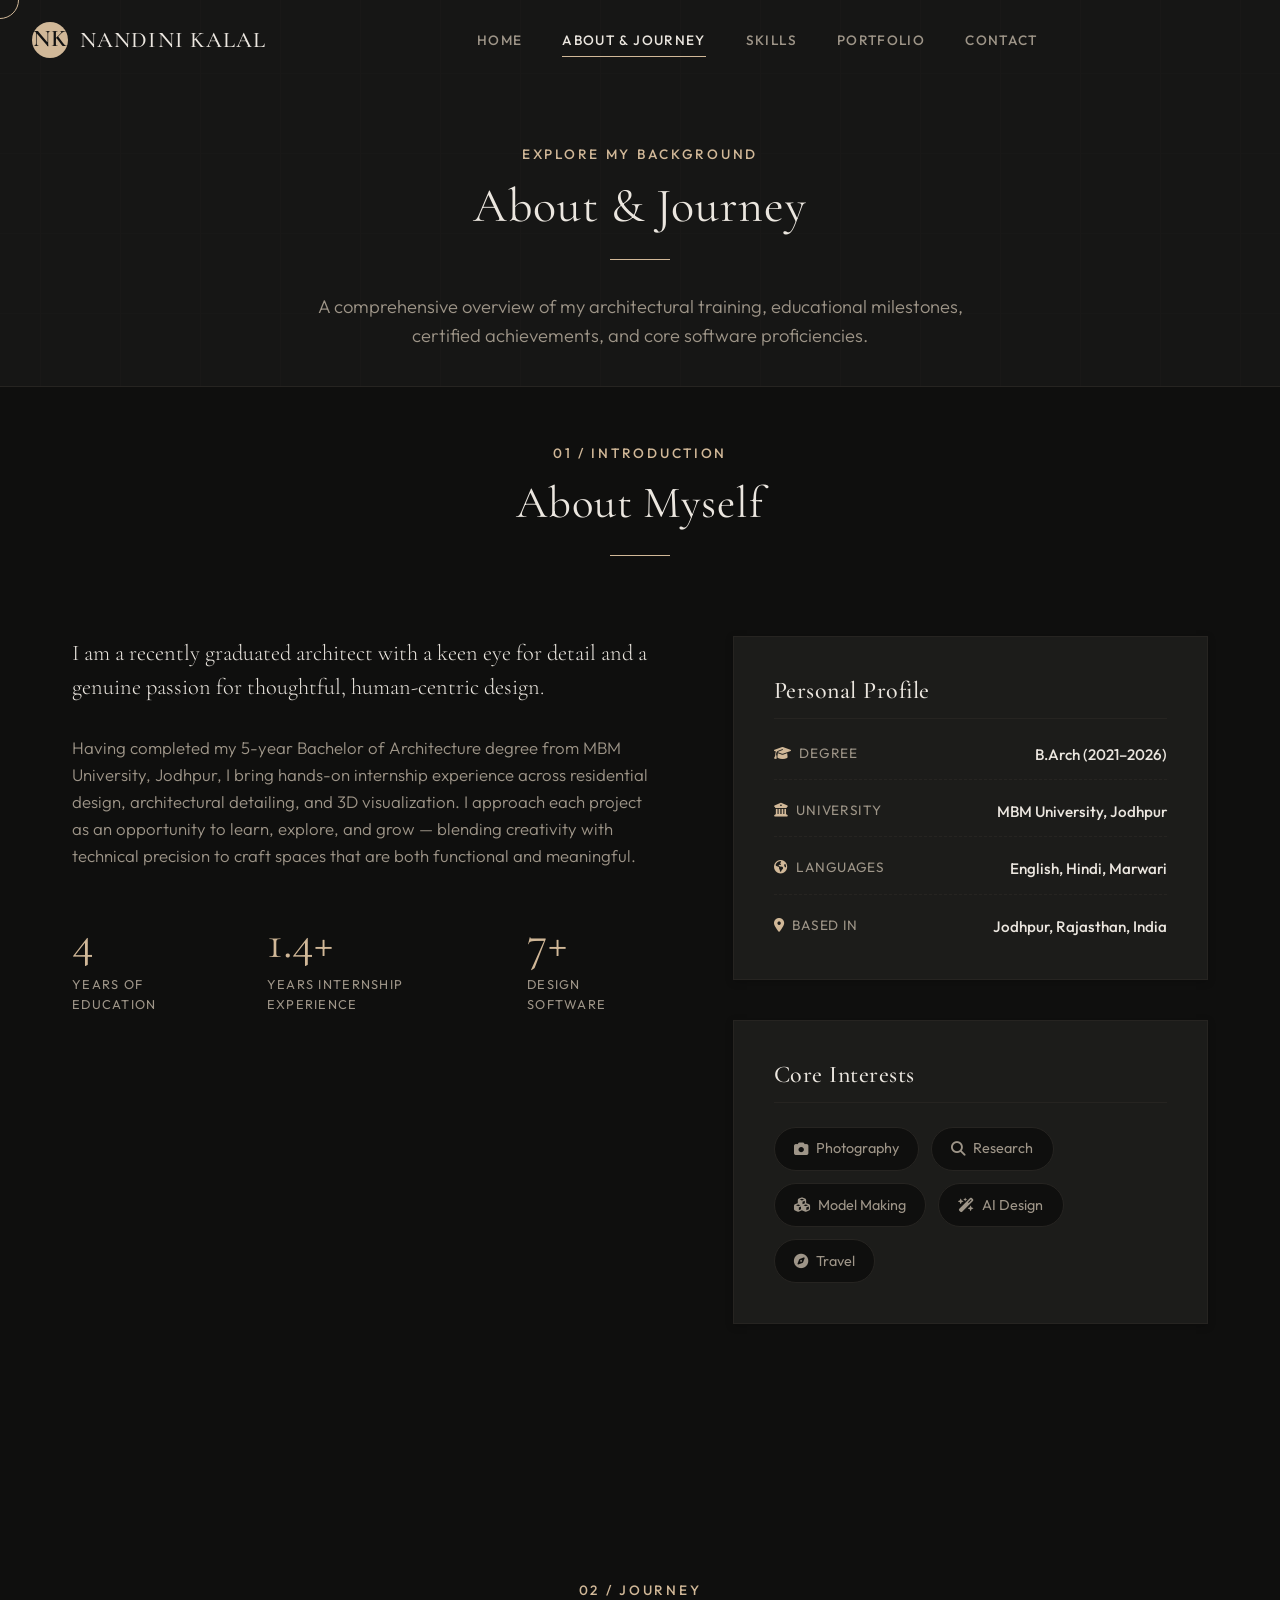
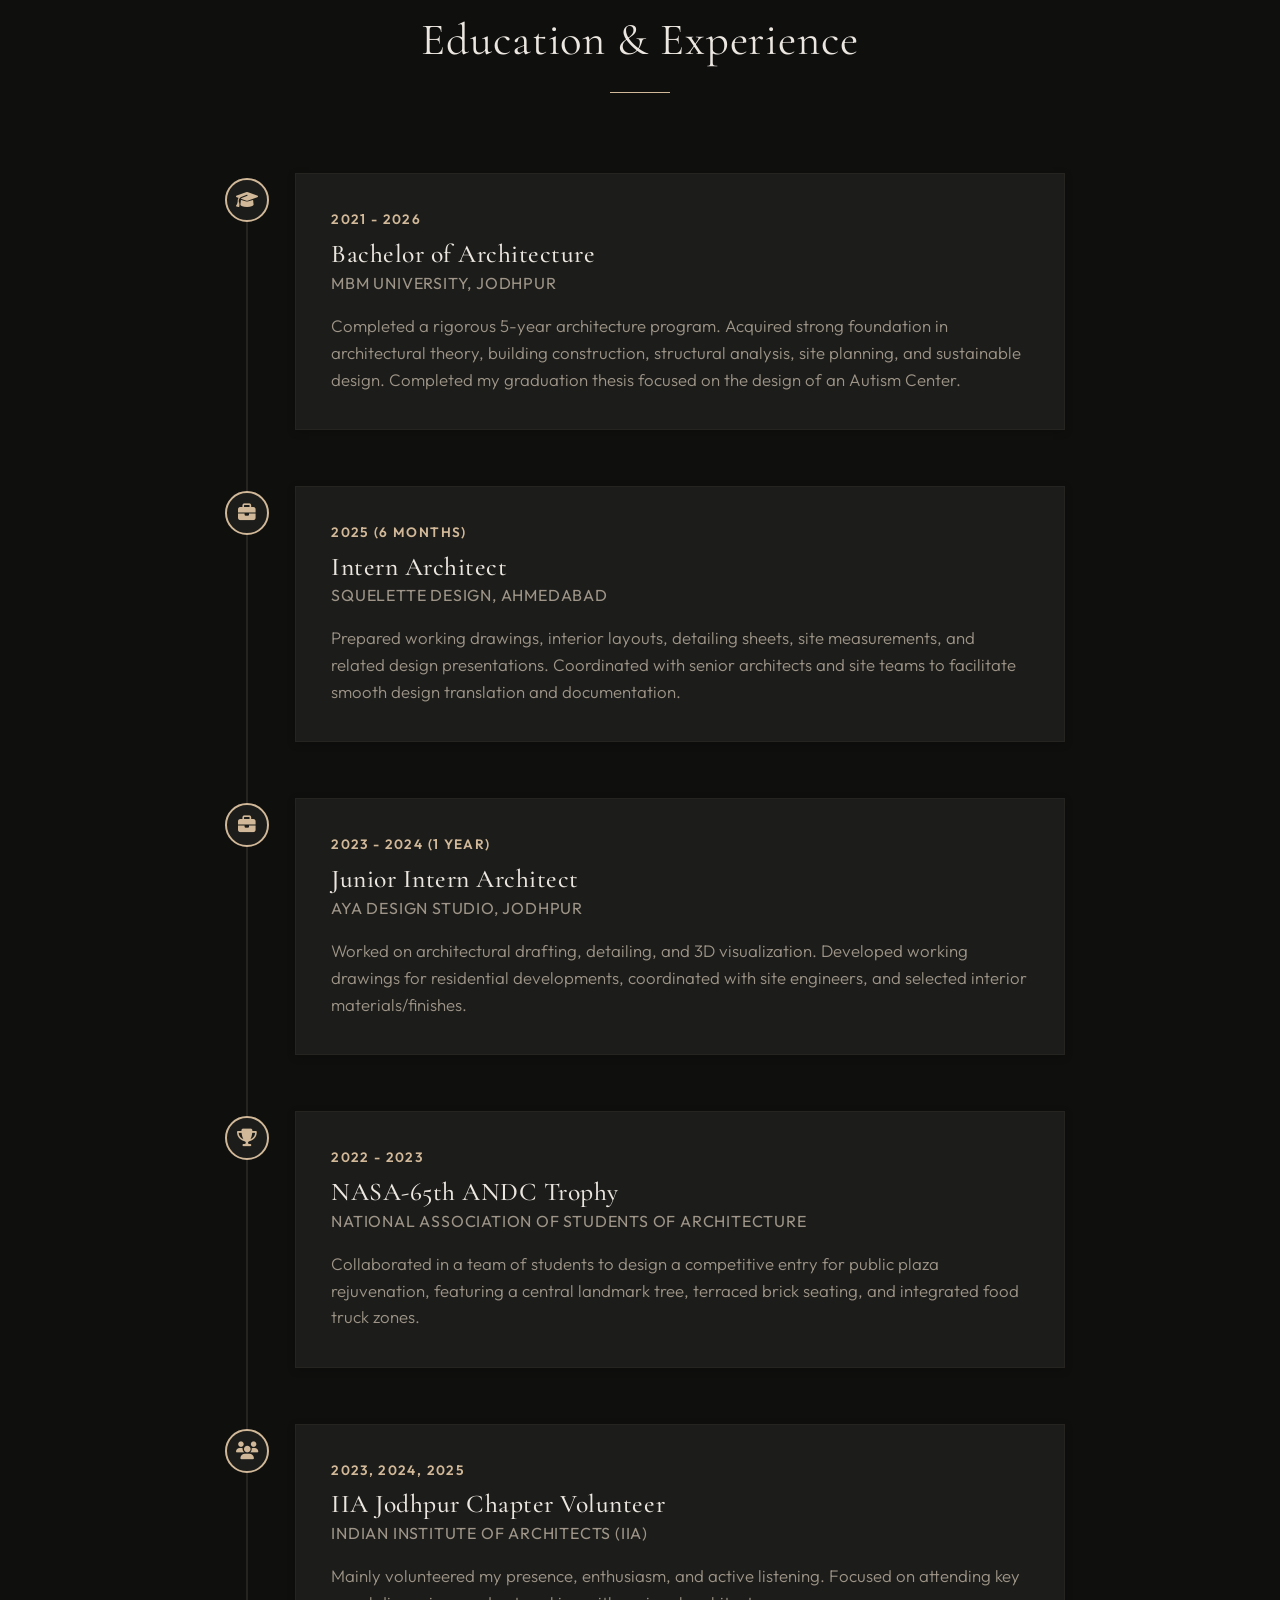
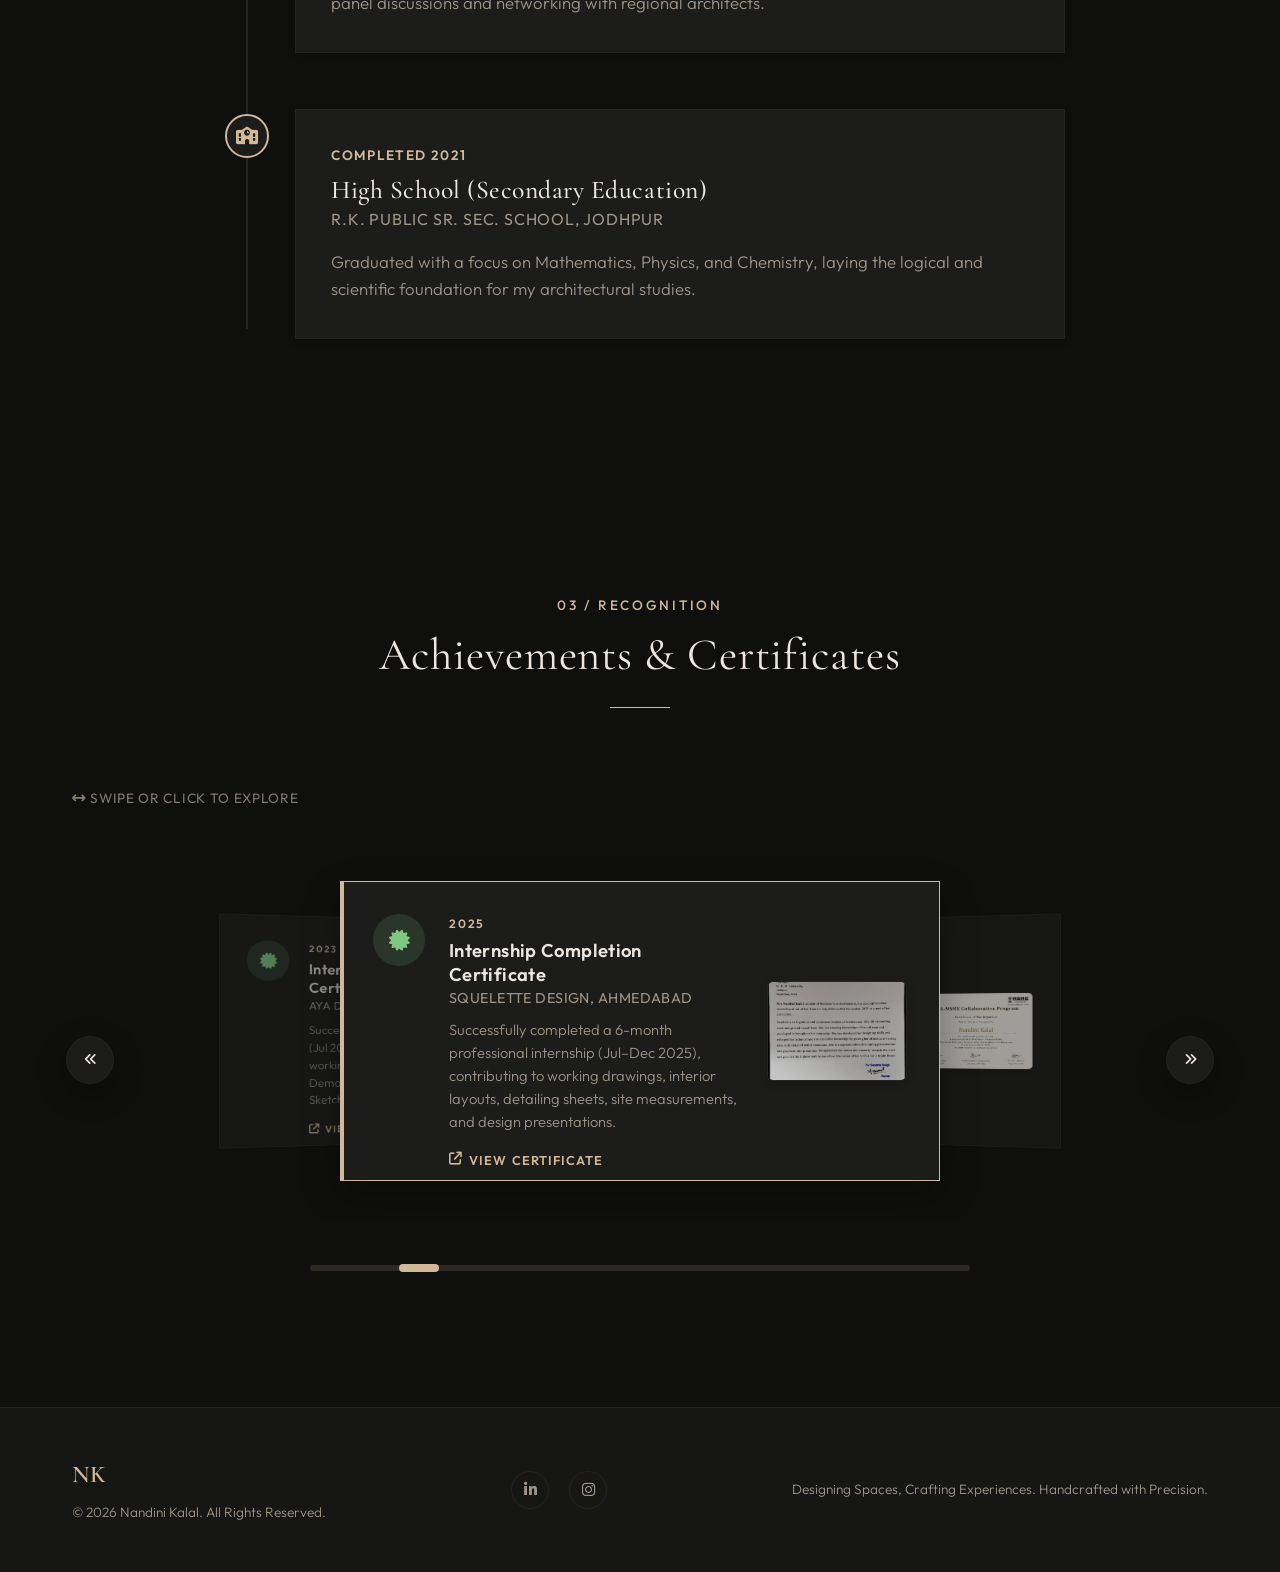
<file: about.html>
<!DOCTYPE html>
<html lang="en" data-theme="dark">
<head>
    <meta charset="UTF-8">
    <meta name="viewport" content="width=device-width, initial-scale=1.0">
    <title>About &amp; Journey | Nandini Kalal</title>
    <meta name="description" content="Learn more about Nandini Kalal, her academic journey in architecture, professional achievements, certificates, and design software proficiencies.">
    <!-- Google Fonts -->
    <link rel="preconnect" href="https://fonts.googleapis.com">
    <link rel="preconnect" href="https://fonts.gstatic.com" crossorigin>
    <link href="https://fonts.googleapis.com/css2?family=Cormorant+Garamond:ital,wght@0,300;0,400;0,500;0,600;0,700;1,400&family=Outfit:wght@200;300;400;500;600;700&display=swap" rel="stylesheet">
    <!-- FontAwesome for Icons -->
    <link rel="stylesheet" href="https://cdnjs.cloudflare.com/ajax/libs/font-awesome/6.4.0/css/all.min.css">
    <!-- Favicon -->
    <link rel="icon" href="data:image/svg+xml,<svg xmlns='http://www.w3.org/2000/svg' viewBox='0 0 100 100'><circle cx='50' cy='50' r='45' fill='%23A79277'/><text x='50' y='62' font-family='serif' font-size='40' font-weight='600' fill='white' text-anchor='middle'>NK</text></svg>" type="image/svg+xml">
    <!-- Custom CSS -->
    <link rel="stylesheet" href="style.css?v=22">
    <!-- Google tag (gtag.js) -->
    <script async src="https://www.googletagmanager.com/gtag/js?id=G-W2XD1B91TM"></script>
    <script>
      window.dataLayer = window.dataLayer || [];
      function gtag(){dataLayer.push(arguments);}
      gtag('js', new Date());
    
      gtag('config', 'G-W2XD1B91TM');
    </script>
</head>
<body>
    <div class="page-transition-overlay"></div>

    <!-- Scroll Progress Bar -->
    <div id="scroll-progress"></div>

    <!-- Header Navigation -->
    <header id="main-header">
        <div class="header-container">
            <a href="index.html" class="logo">
                <span class="logo-letters">NK</span>
                <span class="logo-text">Nandini Kalal</span>
            </a>
            <nav id="navbar">
                <ul class="nav-links">
                    <li><a href="index.html" class="nav-link">Home</a></li>
                    <li><a href="about.html" class="nav-link active">About &amp; Journey</a></li>
                    <li><a href="skills.html" class="nav-link">Skills</a></li>
                    <li><a href="portfolio.html" class="nav-link">Portfolio</a></li>
                    <li><a href="contact.html" class="nav-link">Contact</a></li>
                </ul>
            </nav>
            <div class="header-actions">
                <button id="mobile-menu-btn" aria-label="Toggle menu">
                    <span></span>
                    <span></span>
                    <span></span>
                </button>
            </div>
        </div>
    </header>

    <!-- Mobile Navigation Drawer -->
    <div id="mobile-nav-drawer">
        <ul class="mobile-nav-links">
            <li><a href="index.html" class="mobile-link">Home</a></li>
            <li><a href="about.html" class="mobile-link active">About &amp; Journey</a></li>
            <li><a href="skills.html" class="mobile-link">Skills</a></li>
            <li><a href="portfolio.html" class="mobile-link">Portfolio</a></li>
            <li><a href="contact.html" class="mobile-link">Contact</a></li>
        </ul>
    </div>

    <!-- Main Content -->
    <main>

        <!-- Subpage Header -->
        <section class="subpage-hero">
            <div class="hero-grid-overlay"></div>
            <div class="container">
                <span class="section-tag">Explore My Background</span>
                <h1>About &amp; Journey</h1>
                <div class="header-line"></div>
                <p class="subpage-intro-text">
                    A comprehensive overview of my architectural training, educational milestones, certified achievements, and core software proficiencies.
                </p>
            </div>
        </section>

        <!-- About Section -->
        <section id="about" class="about-section section-padding">
            <div class="container">
                <div class="section-header" data-reveal="fade">
                    <span class="section-tag">01 / Introduction</span>
                    <h2>About Myself</h2>
                    <div class="header-line"></div>
                </div>

                <div class="about-grid">
                    <div class="about-desc" data-reveal="left">
                        <p class="lead">
                            I am a recently graduated architect with a keen eye for detail and a genuine passion for thoughtful, human-centric design.
                        </p>
                        <p>
                            Having completed my 5-year Bachelor of Architecture degree from MBM University, Jodhpur, I bring hands-on internship experience across residential design, architectural detailing, and 3D visualization. I approach each project as an opportunity to learn, explore, and grow — blending creativity with technical precision to craft spaces that are both functional and meaningful.
                        </p>
                        
                        <div class="personal-metrics">
                            <div class="metric-item">
                                <span class="metric-num" data-count="5">0</span>
                                <span class="metric-label">Years of Education</span>
                            </div>
                            <div class="metric-item">
                                <span class="metric-num" data-count="1.5" data-suffix="+">0</span>
                                <span class="metric-label">Years Internship Experience</span>
                            </div>
                            <div class="metric-item">
                                <span class="metric-num" data-count="8" data-suffix="+">0</span>
                                <span class="metric-label">Design Software</span>
                            </div>
                        </div>
                    </div>

                    <div class="about-details" data-reveal="right">
                        <div class="detail-card">
                            <h3>Personal Profile</h3>
                            <ul class="profile-details-list">
                                <li>
                                    <span class="label-title"><i class="fa-solid fa-graduation-cap"></i> Degree</span>
                                    <span class="label-val">B.Arch (2021–2026)</span>
                                </li>
                                <li>
                                    <span class="label-title"><i class="fa-solid fa-building-columns"></i> University</span>
                                    <span class="label-val">MBM University, Jodhpur</span>
                                </li>
                                <li>
                                    <span class="label-title"><i class="fa-solid fa-earth-americas"></i> Languages</span>
                                    <span class="label-val">English, Hindi, Marwari</span>
                                </li>
                                <li>
                                    <span class="label-title"><i class="fa-solid fa-location-dot"></i> Based in</span>
                                    <span class="label-val">Jodhpur, Rajasthan, India</span>
                                </li>
                            </ul>
                        </div>

                        <div class="detail-card interests-card">
                            <h3>Core Interests</h3>
                            <div class="interests-tags">
                                <span class="interest-tag"><i class="fa-solid fa-camera"></i> Photography</span>
                                <span class="interest-tag"><i class="fa-solid fa-magnifying-glass"></i> Research</span>
                                <span class="interest-tag"><i class="fa-solid fa-cubes"></i> Model Making</span>
                                <span class="interest-tag"><i class="fa-solid fa-wand-magic-sparkles"></i> AI Design</span>
                                <span class="interest-tag"><i class="fa-solid fa-compass"></i> Travel</span>
                            </div>
                        </div>
                    </div>
                </div>
            </div>
        </section>

        <!-- Timeline Section -->
        <section id="timeline" class="timeline-section section-padding alt-bg">
            <div class="container">
                <div class="section-header" data-reveal="fade">
                    <span class="section-tag">02 / Journey</span>
                    <h2>Education & Experience</h2>
                    <div class="header-line"></div>
                </div>

                <div class="timeline-container">
                    <div class="timeline-line"></div>

                    <!-- Timeline Item 1 -->
                    <div class="timeline-item" data-reveal="fade">
                        <div class="timeline-badge"><i class="fa-solid fa-graduation-cap"></i></div>
                        <div class="timeline-card">
                            <span class="timeline-date">2021 - 2026</span>
                            <h3>Bachelor of Architecture</h3>
                            <h4>MBM University, Jodhpur</h4>
                            <p>Completed a rigorous 5-year architecture program. Acquired strong foundation in architectural theory, building construction, structural analysis, site planning, and sustainable design. Completed my graduation thesis focused on the design of an Autism Center.</p>
                        </div>
                    </div>

                    <!-- Timeline Item 2 -->
                    <div class="timeline-item" data-reveal="fade">
                        <div class="timeline-badge"><i class="fa-solid fa-briefcase"></i></div>
                        <div class="timeline-card">
                            <span class="timeline-date">2025 (6 Months)</span>
                            <h3>Intern Architect</h3>
                            <h4>Squelette Design, Ahmedabad</h4>
                            <p>Prepared working drawings, interior layouts, detailing sheets, site measurements, and related design presentations. Coordinated with senior architects and site teams to facilitate smooth design translation and documentation.</p>
                        </div>
                    </div>

                    <!-- Timeline Item 3 -->
                    <div class="timeline-item" data-reveal="fade">
                        <div class="timeline-badge"><i class="fa-solid fa-briefcase"></i></div>
                        <div class="timeline-card">
                            <span class="timeline-date">2023 - 2024 (1 Year)</span>
                            <h3>Junior Intern Architect</h3>
                            <h4>AYA Design Studio, Jodhpur</h4>
                            <p>Worked on architectural drafting, detailing, and 3D visualization. Developed working drawings for residential developments, coordinated with site engineers, and selected interior materials/finishes.</p>
                        </div>
                    </div>

                    <!-- Timeline Item 4 -->
                    <div class="timeline-item" data-reveal="fade">
                        <div class="timeline-badge"><i class="fa-solid fa-trophy"></i></div>
                        <div class="timeline-card">
                            <span class="timeline-date">2022 - 2023</span>
                            <h3>NASA-65th ANDC Trophy</h3>
                            <h4>National Association of Students of Architecture</h4>
                            <p>Collaborated in a team of students to design a competitive entry for public plaza rejuvenation, featuring a central landmark tree, terraced brick seating, and integrated food truck zones.</p>
                        </div>
                    </div>

                    <!-- Timeline Item 5 -->
                    <div class="timeline-item" data-reveal="fade">
                        <div class="timeline-badge"><i class="fa-solid fa-users"></i></div>
                        <div class="timeline-card">
                            <span class="timeline-date">2023, 2024, 2025</span>
                            <h3>IIA Jodhpur Chapter Volunteer</h3>
                            <h4>Indian Institute of Architects (IIA)</h4>
                            <p>Mainly volunteered my presence, enthusiasm, and active listening. Focused on attending key panel discussions and networking with regional architects.</p>
                        </div>
                    </div>

                    <!-- Timeline Item 6 -->
                    <div class="timeline-item" data-reveal="fade">
                        <div class="timeline-badge"><i class="fa-solid fa-school"></i></div>
                        <div class="timeline-card">
                            <span class="timeline-date">Completed 2021</span>
                            <h3>High School (Secondary Education)</h3>
                            <h4>R.K. Public Sr. Sec. School, Jodhpur</h4>
                            <p>Graduated with a focus on Mathematics, Physics, and Chemistry, laying the logical and scientific foundation for my architectural studies.</p>
                        </div>
                    </div>
                </div>
            </div>
        </section>

        <!-- Achievements & Recognition Section -->
        <section id="achievements" class="achievements-section section-padding">
            <div class="container">
                <div class="section-header" data-reveal="fade">
                    <span class="section-tag">03 / Recognition</span>
                    <h2>Achievements & Certificates</h2>
                    <div class="header-line"></div>
                </div>

                <div class="scroll-controls" data-reveal="fade">
                    <div class="scroll-hint">
                        <i class="fa-solid fa-arrows-left-right"></i> Swipe or click to explore
                    </div>
                </div>

                <div class="achievements-wrapper" data-reveal="fade">
                    <button class="slider-arrow prev-arrow" aria-label="Previous achievements"><i class="fa-solid fa-angles-left"></i></button>
                    <div class="achievements-3d-carousel">
                    <!-- 1. AYA Studio -->
                    <div class="achievement-card">
                        <div class="achievement-icon cert-icon">
                            <i class="fa-solid fa-certificate"></i>
                        </div>
                        <div class="achievement-content">
                            <span class="achievement-year">2023 – 2024</span>
                            <h3>Internship Completion Certificate</h3>
                            <h4>AYA Design Studio, Jodhpur</h4>
                            <p>Successfully completed a 1-year internship (Jul 2023–Jun 2024) involving planning, working drawings, and 3D models. Demonstrated proficiency in AutoCAD, SketchUp, and Photoshop.</p>
                            <a href="assets/images/cert_aya_studio.jpg" target="_blank" class="view-cert-link"><i class="fa-solid fa-arrow-up-right-from-square"></i> View Certificate</a>
                        </div>
                        <div class="achievement-preview">
                            <img src="assets/images/cert_aya_studio.jpg" alt="AYA Studio Certificate Preview">
                        </div>
                    </div>

                    <!-- 2. Squelette Design -->
                    <div class="achievement-card">
                        <div class="achievement-icon cert-icon">
                            <i class="fa-solid fa-certificate"></i>
                        </div>
                        <div class="achievement-content">
                            <span class="achievement-year">2025</span>
                            <h3>Internship Completion Certificate</h3>
                            <h4>Squelette Design, Ahmedabad</h4>
                            <p>Successfully completed a 6-month professional internship (Jul–Dec 2025), contributing to working drawings, interior layouts, detailing sheets, site measurements, and design presentations.</p>
                            <a href="assets/images/cert_squelette.jpg" target="_blank" class="view-cert-link"><i class="fa-solid fa-arrow-up-right-from-square"></i> View Certificate</a>
                        </div>
                        <div class="achievement-preview">
                            <img src="assets/images/cert_squelette.jpg" alt="Squelette Design Certificate Preview">
                        </div>
                    </div>

                    <!-- 3. COA-MSME EAP -->
                    <div class="achievement-card">
                        <div class="achievement-icon institute-icon">
                            <i class="fa-solid fa-building-columns"></i>
                        </div>
                        <div class="achievement-content">
                            <span class="achievement-year">2026</span>
                            <h3>Entrepreneurship Awareness Program (EAP)</h3>
                            <h4>Council of Architecture & MSME Collaborative Program</h4>
                            <p>Participated in the "Exploring Horizons: Avenues after Graduation in Architecture" program conducted by MBM University.</p>
                            <a href="assets/images/cert_coa_msme_2026.jpg" target="_blank" class="view-cert-link"><i class="fa-solid fa-arrow-up-right-from-square"></i> View Certificate</a>
                        </div>
                        <div class="achievement-preview">
                            <img src="assets/images/cert_coa_msme_2026.jpg" alt="COA-MSME EAP Certificate Preview">
                        </div>
                    </div>

                    <!-- 4. NASA Convention -->
                    <div class="achievement-card">
                        <div class="achievement-icon medal-icon">
                            <i class="fa-solid fa-medal"></i>
                        </div>
                        <div class="achievement-content">
                            <span class="achievement-year">2023</span>
                            <h3>66th Zonal NASA Convention — Unbound Art</h3>
                            <h4>NASA India, Zone-1 · Poornima University, Jaipur</h4>
                            <p>Participated in the "Unbound Art" event at the 66th Year Zonal NASA Convention (Oct 22–24, 2023), representing MBM University. Contribution was highly appreciated.</p>
                            <a href="assets/images/cert_nasa_2023.jpg" target="_blank" class="view-cert-link"><i class="fa-solid fa-arrow-up-right-from-square"></i> View Certificate</a>
                        </div>
                        <div class="achievement-preview">
                            <img src="assets/images/cert_nasa_2023.jpg" alt="NASA Convention Certificate Preview">
                        </div>
                    </div>

                    <!-- 5. IIA KEP 2025 -->
                    <div class="achievement-card">
                        <div class="achievement-icon institute-icon">
                            <i class="fa-solid fa-building-columns"></i>
                        </div>
                        <div class="achievement-content">
                            <span class="achievement-year">2025</span>
                            <h3>Knowledge Exchange Programme (KEP)</h3>
                            <h4>Indian Institute of Architects, Jodhpur Centre</h4>
                            <p>Participated in the IIA Jodhpur Centre's Knowledge Exchange Programme 2025, engaging with practising architects and industry leaders on contemporary architectural practices.</p>
                            <a href="assets/images/cert_iia_kep_2025.jpg" target="_blank" class="view-cert-link"><i class="fa-solid fa-arrow-up-right-from-square"></i> View Certificate</a>
                        </div>
                        <div class="achievement-preview">
                            <img src="assets/images/cert_iia_kep_2025.jpg" alt="IIA KEP 2025 Certificate Preview">
                        </div>
                    </div>

                    <!-- 6. IIA KEP 2024 -->
                    <div class="achievement-card">
                        <div class="achievement-icon institute-icon">
                            <i class="fa-solid fa-building-columns"></i>
                        </div>
                        <div class="achievement-content">
                            <span class="achievement-year">2024</span>
                            <h3>Knowledge Exchange Programme (KEP)</h3>
                            <h4>Indian Institute of Architects, Jodhpur Centre</h4>
                            <p>Participated in the IIA Jodhpur Centre's Knowledge Exchange Programme held on 4–5 May 2024, broadening exposure to professional architectural discourse and networking.</p>
                            <a href="assets/images/cert_iia_kep_2024.jpg" target="_blank" class="view-cert-link"><i class="fa-solid fa-arrow-up-right-from-square"></i> View Certificate</a>
                        </div>
                        <div class="achievement-preview">
                            <img src="assets/images/cert_iia_kep_2024.jpg" alt="IIA KEP 2024 Certificate Preview">
                        </div>
                    </div>

                    <!-- 7. IIA KEP 2023 -->
                    <div class="achievement-card">
                        <div class="achievement-icon institute-icon">
                            <i class="fa-solid fa-building-columns"></i>
                        </div>
                        <div class="achievement-content">
                            <span class="achievement-year">2023</span>
                            <h3>Knowledge Exchange Programme (KEP)</h3>
                            <h4>Indian Institute of Architects, Jodhpur Centre</h4>
                            <p>Participated in the IIA Jodhpur Centre's Knowledge Exchange Programme held on 11–12 March 2023.</p>
                            <a href="assets/images/cert_iia_kep_2023.jpg" target="_blank" class="view-cert-link"><i class="fa-solid fa-arrow-up-right-from-square"></i> View Certificate</a>
                        </div>
                        <div class="achievement-preview">
                            <img src="assets/images/cert_iia_kep_2023.jpg" alt="IIA KEP 2023 Certificate Preview">
                        </div>
                    </div>

                    <!-- 8. Vigyan Sarvatra Pujyate -->
                    <div class="achievement-card">
                        <div class="achievement-icon cert-icon">
                            <i class="fa-solid fa-microscope"></i>
                        </div>
                        <div class="achievement-content">
                            <span class="achievement-year">2022</span>
                            <h3>Vigyan Sarvatra Pujyate: Mind Over Matter</h3>
                            <h4>Jai Narain Vyas University, Jodhpur</h4>
                            <p>Attended the "Mind Over Matter" workshop under the aegis of Vigyan Prasar, Dept. of Science & Technology, GoI at JNVU Jodhpur.</p>
                            <a href="assets/images/cert_vigyan_2022.jpg" target="_blank" class="view-cert-link"><i class="fa-solid fa-arrow-up-right-from-square"></i> View Certificate</a>
                        </div>
                        <div class="achievement-preview">
                            <img src="assets/images/cert_vigyan_2022.jpg" alt="Vigyan Sarvatra Pujyate Certificate Preview">
                        </div>
                    </div>
                    </div>
                    <button class="slider-arrow next-arrow" aria-label="Next achievements"><i class="fa-solid fa-angles-right"></i></button>
                    
                    <div class="carousel-scrollbar-container">
                        <input type="range" min="0" max="7" value="1" class="carousel-scrollbar" id="carousel-scrollbar">
                    </div>
                </div>
        </section>

    </main>

    <!-- Footer -->
    <footer>
        <div class="container footer-container">
            <div class="footer-left">
                <span class="footer-logo">NK</span>
                <p>&copy; 2026 Nandini Kalal. All Rights Reserved.</p>
            </div>
            <div class="footer-center">
                <div class="footer-social-icons">
                    <a href="https://www.linkedin.com/in/nandini-kalal-66369b35b/" target="_blank" rel="noopener noreferrer" aria-label="LinkedIn"><i class="fa-brands fa-linkedin-in"></i></a>
                    <a href="https://www.instagram.com/_kalal_nandini_/" target="_blank" rel="noopener noreferrer" aria-label="Instagram"><i class="fa-brands fa-instagram"></i></a>
                </div>
            </div>
            <div class="footer-right">
                <p>Designing Spaces, Crafting Experiences. Handcrafted with Precision.</p>
            </div>
        </div>
    </footer>

    <!-- Back to Top Button -->
    <button id="back-to-top" aria-label="Back to top">
        <i class="fa-solid fa-arrow-up"></i>
    </button>

    <!-- Scripts -->
    <script src="script.js?v=20"></script>

    <!-- Custom Cursor -->
    <div id="custom-cursor-dot"></div>
    <div id="custom-cursor-ring"></div>
</body>
</html>
</file>
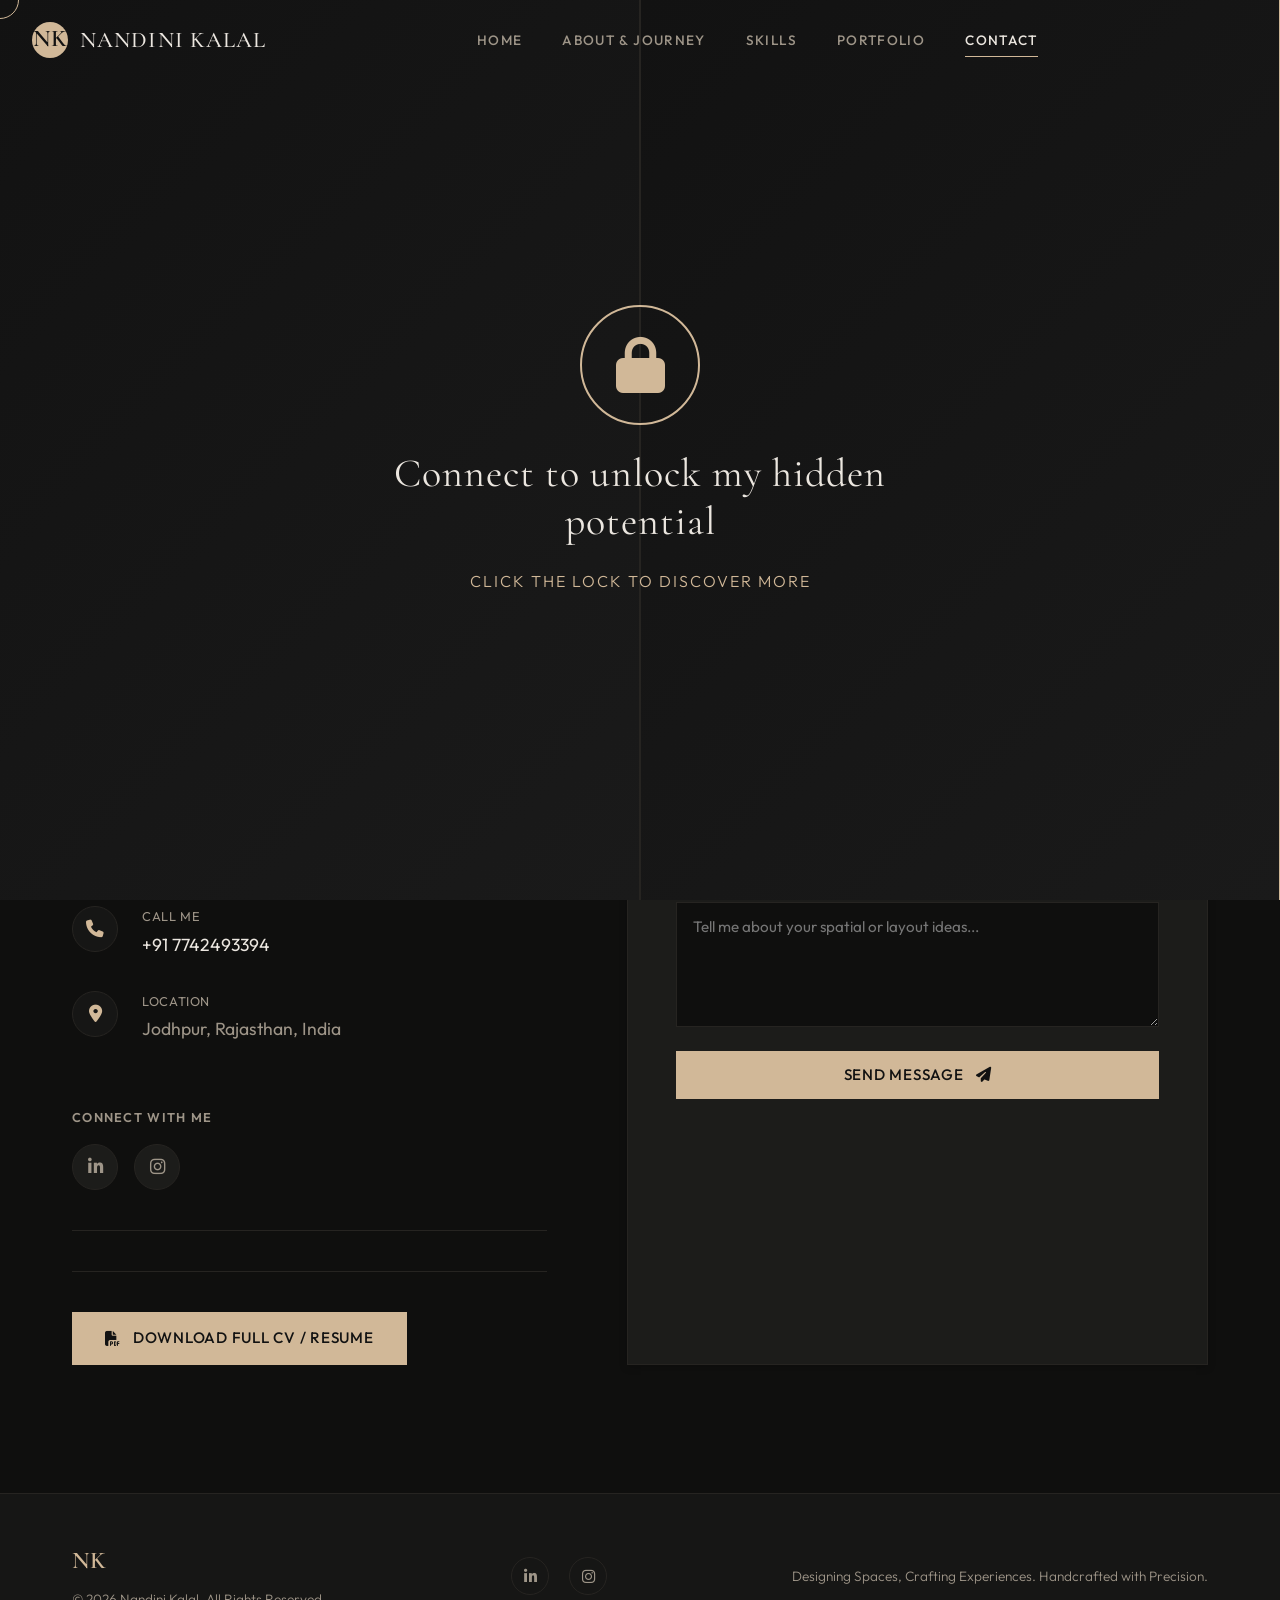
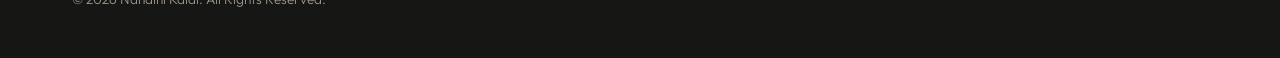
<file: contact.html>
<!DOCTYPE html>
<html lang="en" data-theme="dark">
<head>
    <meta charset="UTF-8">
    <meta name="viewport" content="width=device-width, initial-scale=1.0">
    <title>Contact | Nandini Kalal</title>
    <meta name="description" content="Get in touch with Nandini Kalal for job opportunities, projects, or collaborations. Send a message or download her resume.">
    <!-- Google Fonts -->
    <link rel="preconnect" href="https://fonts.googleapis.com">
    <link rel="preconnect" href="https://fonts.gstatic.com" crossorigin>
    <link href="https://fonts.googleapis.com/css2?family=Cormorant+Garamond:ital,wght@0,300;0,400;0,500;0,600;0,700;1,400&family=Outfit:wght@200;300;400;500;600;700&display=swap" rel="stylesheet">
    <!-- FontAwesome for Icons -->
    <link rel="stylesheet" href="https://cdnjs.cloudflare.com/ajax/libs/font-awesome/6.4.0/css/all.min.css">
    <!-- Favicon -->
    <link rel="icon" href="data:image/svg+xml,<svg xmlns='http://www.w3.org/2000/svg' viewBox='0 0 100 100'><circle cx='50' cy='50' r='45' fill='%23A79277'/><text x='50' y='62' font-family='serif' font-size='40' font-weight='600' fill='white' text-anchor='middle'>NK</text></svg>" type="image/svg+xml">
    <!-- Custom CSS -->
    <link rel="stylesheet" href="style.css?v=21">
    <!-- Google tag (gtag.js) -->
    <script async src="https://www.googletagmanager.com/gtag/js?id=G-W2XD1B91TM"></script>
    <script>
      window.dataLayer = window.dataLayer || [];
      function gtag(){dataLayer.push(arguments);}
      gtag('js', new Date());
    
      gtag('config', 'G-W2XD1B91TM');
    </script>
</head>
<body>
    <div class="page-transition-overlay"></div>

    <!-- Scroll Progress Bar -->
    <div id="scroll-progress"></div>

    <!-- Header Navigation -->
    <header id="main-header">
        <div class="header-container">
            <a href="index.html" class="logo">
                <span class="logo-letters">NK</span>
                <span class="logo-text">Nandini Kalal</span>
            </a>
            <nav id="navbar">
                <ul class="nav-links">
                    <li><a href="index.html" class="nav-link">Home</a></li>
                    <li><a href="about.html" class="nav-link">About &amp; Journey</a></li>
                    <li><a href="skills.html" class="nav-link">Skills</a></li>
                    <li><a href="portfolio.html" class="nav-link">Portfolio</a></li>
                    <li><a href="contact.html" class="nav-link active">Contact</a></li>
                </ul>
            </nav>
            <div class="header-actions">
                <button id="mobile-menu-btn" aria-label="Toggle menu">
                    <span></span>
                    <span></span>
                    <span></span>
                </button>
            </div>
        </div>
    </header>

    <!-- Mobile Navigation Drawer -->
    <div id="mobile-nav-drawer">
        <ul class="mobile-nav-links">
            <li><a href="index.html" class="mobile-link">Home</a></li>
            <li><a href="about.html" class="mobile-link">About &amp; Journey</a></li>
            <li><a href="skills.html" class="mobile-link">Skills</a></li>
            <li><a href="portfolio.html" class="mobile-link">Portfolio</a></li>
            <li><a href="contact.html" class="mobile-link active">Contact</a></li>
        </ul>
    </div>

    <!-- Main Content -->
    <main>
        
        <!-- Interactive Lock Screen Overlay -->
        <div id="contact-lock-screen">
            <div class="lock-screen-content">
                <button id="unlock-btn" aria-label="Unlock Contact Details">
                    <i class="fa-solid fa-lock"></i>
                </button>
                <h2>Connect to unlock my hidden potential</h2>
                <p>Click the lock to discover more</p>
            </div>
            <!-- The two doors for the split animation -->
            <div class="lock-door lock-door-left"></div>
            <div class="lock-door lock-door-right"></div>
        </div> 

        <!-- "Studio Lights" Overlay (BACKUP) -->
        <!--
        <div id="studio-lights-screen">
            <div class="studio-lights-content">
                <div class="switch-container">
                    <input type="checkbox" id="studio-switch" class="switch-checkbox">
                    <label for="studio-switch" class="switch-label">
                        <span class="switch-inner"></span>
                        <span class="switch-switch"></span>
                    </label>
                </div>
                <h2>Turn on the lights to unlock my full potential</h2>
                <p>Click the switch to connect</p>
            </div>
        </div>
        -->

        <!-- Subpage Header -->
        <section class="subpage-hero">
            <div class="hero-grid-overlay"></div>
            <div class="container">
                <span class="section-tag">Let's Connect</span>
                <h1>Get In Touch</h1>
                <div class="header-line"></div>
                <p class="subpage-intro-text">
                    Have a project in mind, an opportunity, or simply want to chat about architecture and space layouts? Drop me a message below or reach out directly!
                </p>
            </div>
        </section>

        <!-- Contact Section -->
        <section id="contact" class="contact-section section-padding">
            <div class="container">
                <div class="contact-grid">
                    <div class="contact-info" data-reveal="left">
                        <h3>Let's Collaborate</h3>
                        <p>I am looking for full-time opportunities in architectural design studios, project consulting groups, or design-build firms where I can apply my skills and grow. Reach out if you'd like to collaborate or chat about design!</p>

                        <div class="seeking-badge">
                            <i class="fa-solid fa-bullseye"></i>
                            <div>
                                <span class="seeking-label">What I'm Seeking</span>
                                <span class="seeking-value">Full-time roles in Architecture / Interior Design Studios</span>
                            </div>
                        </div>
                        
                        <div class="info-items">
                            <div class="info-item">
                                <div class="info-icon"><i class="fa-solid fa-envelope"></i></div>
                                <div class="info-text">
                                    <span>Email Me</span>
                                    <a href="mailto:nandinikalal13@gmail.com">nandinikalal13@gmail.com</a>
                                </div>
                            </div>

                            <div class="info-item">
                                <div class="info-icon"><i class="fa-solid fa-phone"></i></div>
                                <div class="info-text">
                                    <span>Call Me</span>
                                    <a href="tel:+917742493394">+91 7742493394</a>
                                </div>
                            </div>

                            <div class="info-item">
                                <div class="info-icon"><i class="fa-solid fa-location-dot"></i></div>
                                <div class="info-text">
                                    <span>Location</span>
                                    <p>Jodhpur, Rajasthan, India</p>
                                </div>
                            </div>
                        </div>

                        <div class="social-links-section">
                            <span class="social-label">Connect With Me</span>
                            <div class="social-icons">
                                <a href="https://www.linkedin.com/in/nandini-kalal-66369b35b/" target="_blank" rel="noopener noreferrer" class="social-icon-link" aria-label="LinkedIn"><i class="fa-brands fa-linkedin-in"></i></a>
                                <a href="https://www.instagram.com/_kalal_nandini_/" target="_blank" rel="noopener noreferrer" class="social-icon-link" aria-label="Instagram"><i class="fa-brands fa-instagram"></i></a>
                            </div>
                        </div>

                        <div class="resume-download-box">
                            <a href="assets/cv.pdf" download="Nandini_Kalal_Architecture_CV.pdf" class="btn btn-primary" id="download-resume-btn"><i class="fa-solid fa-file-pdf"></i> Download Full CV / Resume</a>
                        </div>
                    </div>

                    <div class="contact-form-wrapper" data-reveal="right">
                        <h3>Send a Message</h3>
                        <form id="contact-form" class="contact-form" action="https://api.web3forms.com/submit" method="POST">
                            <!-- Replace YOUR_ACCESS_KEY_HERE with your real key from Web3Forms.com -->
                            <input type="hidden" name="access_key" value="91b68d3b-dece-4983-a337-55d6e1ac2462">
                            <div class="form-group">
                                <label for="name">Your Name</label>
                                <input type="text" name="name" id="name" required placeholder="e.g. John Doe">
                            </div>
                            <div class="form-group">
                                <label for="email">Your Email</label>
                                <input type="email" name="email" id="email" required placeholder="e.g. john@example.com">
                            </div>
                            <div class="form-group">
                                <label for="subject">Subject</label>
                                <input type="text" name="subject" id="subject" placeholder="Project Inquiry / Job Opportunity">
                            </div>
                            <div class="form-group">
                                <label for="message">Message</label>
                                <textarea name="message" id="message" rows="5" required placeholder="Tell me about your spatial or layout ideas..."></textarea>
                            </div>
                            <button type="submit" class="btn btn-primary btn-block">Send Message <i class="fa-solid fa-paper-plane"></i></button>
                            <div id="form-feedback" class="form-feedback"></div>
                        </form>
                    </div>
                </div>
            </div>
        </section>

    </main>

    <!-- Footer -->
    <footer>
        <div class="container footer-container">
            <div class="footer-left">
                <span class="footer-logo">NK</span>
                <p>&copy; 2026 Nandini Kalal. All Rights Reserved.</p>
            </div>
            <div class="footer-center">
                <div class="footer-social-icons">
                    <a href="https://www.linkedin.com/in/nandini-kalal-66369b35b/" target="_blank" rel="noopener noreferrer" aria-label="LinkedIn"><i class="fa-brands fa-linkedin-in"></i></a>
                    <a href="https://www.instagram.com/_kalal_nandini_/" target="_blank" rel="noopener noreferrer" aria-label="Instagram"><i class="fa-brands fa-instagram"></i></a>
                </div>
            </div>
            <div class="footer-right">
                <p>Designing Spaces, Crafting Experiences. Handcrafted with Precision.</p>
            </div>
        </div>
    </footer>

    <!-- Back to Top Button -->
    <button id="back-to-top" aria-label="Back to top">
        <i class="fa-solid fa-arrow-up"></i>
    </button>

    <!-- Scripts -->
    <script src="script.js?v=20"></script>

    <!-- Custom Cursor -->
    <div id="custom-cursor-dot"></div>
    <div id="custom-cursor-ring"></div>
</body>
</html>
</file>
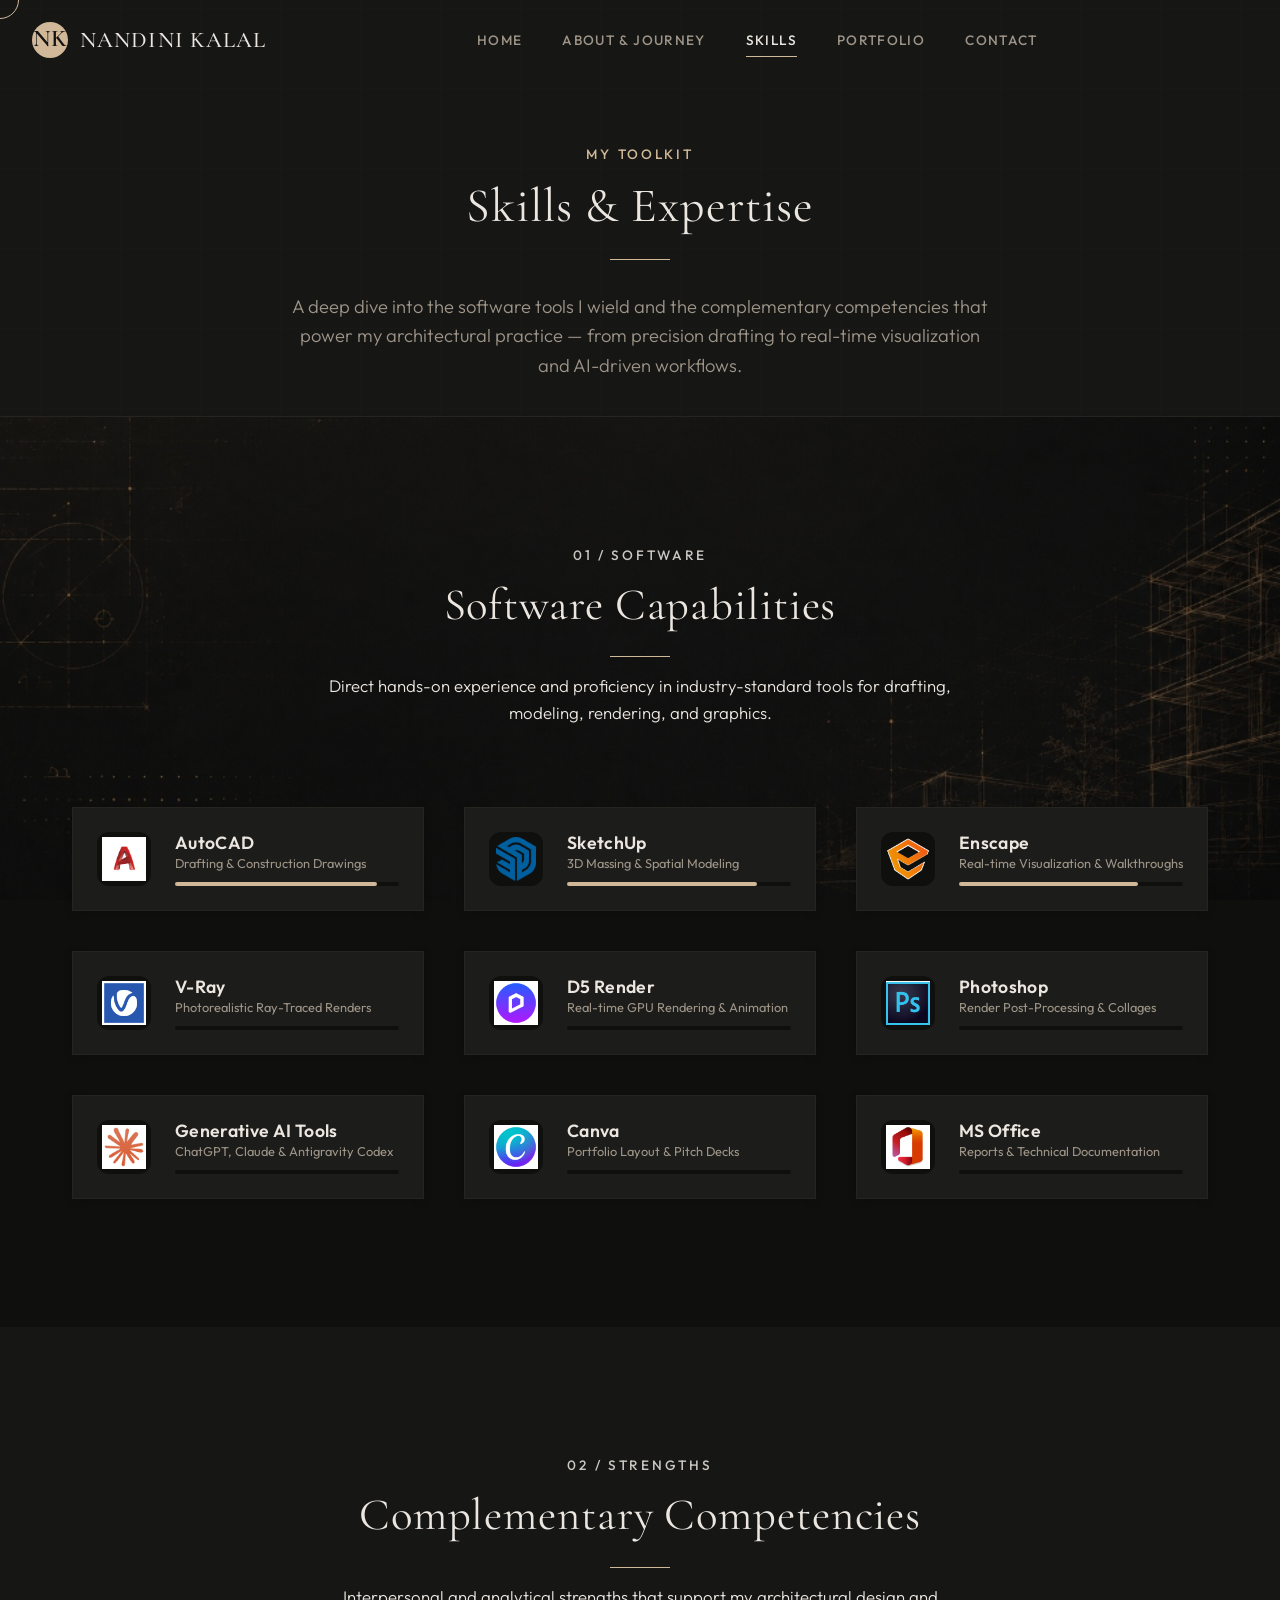
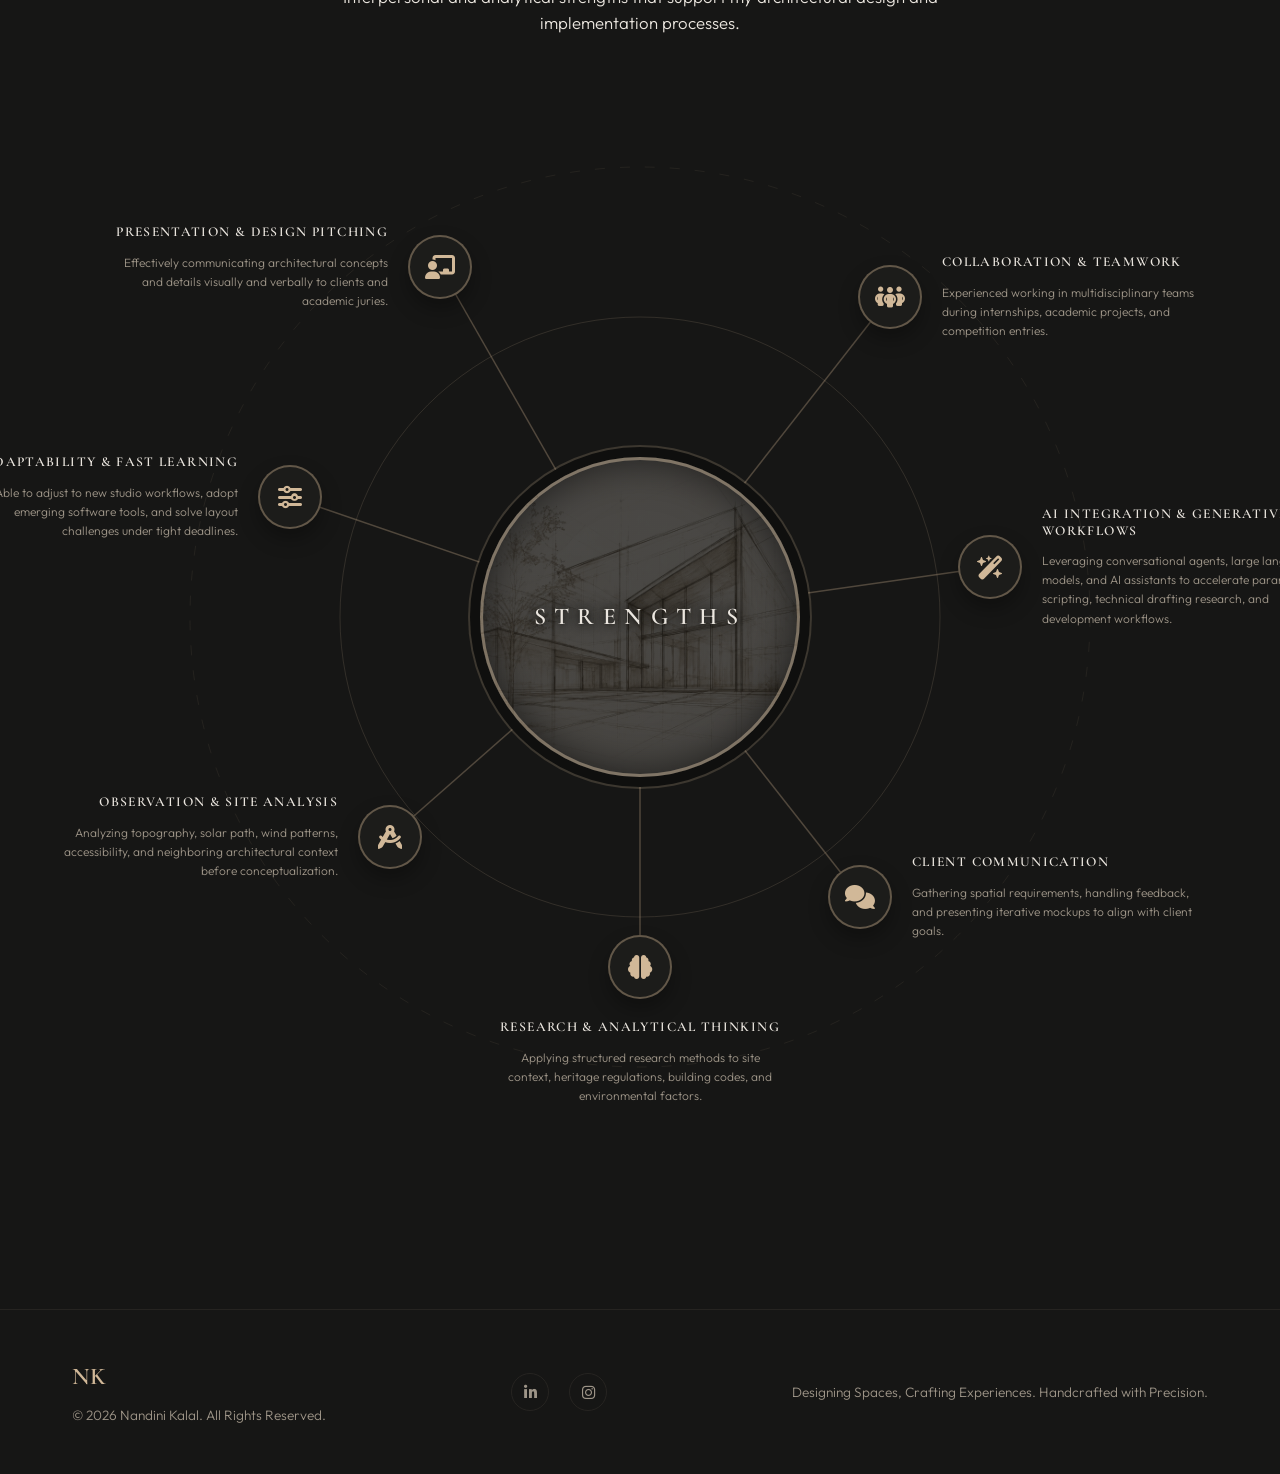
<file: skills.html>
<!DOCTYPE html>
<html lang="en" data-theme="dark">
<head>
    <meta charset="UTF-8">
    <meta name="viewport" content="width=device-width, initial-scale=1.0">
    <title>Skills & Expertise | Nandini Kalal</title>
    <meta name="description" content="Explore Nandini Kalal's software proficiencies and complementary competencies in architecture — from AutoCAD and SketchUp to V-Ray, Photoshop, and Generative AI tools.">
    <!-- Google Fonts -->
    <link rel="preconnect" href="https://fonts.googleapis.com">
    <link rel="preconnect" href="https://fonts.gstatic.com" crossorigin>
    <link href="https://fonts.googleapis.com/css2?family=Cormorant+Garamond:ital,wght@0,300;0,400;0,500;0,600;0,700;1,400&family=Outfit:wght@200;300;400;500;600;700&display=swap" rel="stylesheet">
    <!-- FontAwesome for Icons -->
    <link rel="stylesheet" href="https://cdnjs.cloudflare.com/ajax/libs/font-awesome/6.4.0/css/all.min.css">
    <!-- Favicon -->
    <link rel="icon" href="data:image/svg+xml,<svg xmlns='http://www.w3.org/2000/svg' viewBox='0 0 100 100'><circle cx='50' cy='50' r='45' fill='%23A79277'/><text x='50' y='62' font-family='serif' font-size='40' font-weight='600' fill='white' text-anchor='middle'>NK</text></svg>" type="image/svg+xml">
    <!-- Custom CSS -->
    <link rel="stylesheet" href="style.css?v=23">
    <!-- Google tag (gtag.js) -->
    <script async src="https://www.googletagmanager.com/gtag/js?id=G-W2XD1B91TM"></script>
    <script>
      window.dataLayer = window.dataLayer || [];
      function gtag(){dataLayer.push(arguments);}
      gtag('js', new Date());
    
      gtag('config', 'G-W2XD1B91TM');
    </script>
</head>
<body>
    <div class="page-transition-overlay"></div>

    <!-- Scroll Progress Bar -->
    <div id="scroll-progress"></div>

    <!-- Header Navigation -->
    <header id="main-header">
        <div class="header-container">
            <a href="index.html" class="logo">
                <span class="logo-letters">NK</span>
                <span class="logo-text">Nandini Kalal</span>
            </a>
            <nav id="navbar">
                <ul class="nav-links">
                    <li><a href="index.html" class="nav-link">Home</a></li>
                    <li><a href="about.html" class="nav-link">About &amp; Journey</a></li>
                    <li><a href="skills.html" class="nav-link active">Skills</a></li>
                    <li><a href="portfolio.html" class="nav-link">Portfolio</a></li>
                    <li><a href="contact.html" class="nav-link">Contact</a></li>
                </ul>
            </nav>
            <div class="header-actions">
                <button id="mobile-menu-btn" aria-label="Toggle menu">
                    <span></span>
                    <span></span>
                    <span></span>
                </button>
            </div>
        </div>
    </header>

    <!-- Mobile Navigation Drawer -->
    <div id="mobile-nav-drawer">
        <ul class="mobile-nav-links">
            <li><a href="index.html" class="mobile-link">Home</a></li>
            <li><a href="about.html" class="mobile-link">About &amp; Journey</a></li>
            <li><a href="skills.html" class="mobile-link active">Skills</a></li>
            <li><a href="portfolio.html" class="mobile-link">Portfolio</a></li>
            <li><a href="contact.html" class="mobile-link">Contact</a></li>
        </ul>
    </div>

    <!-- Main Content -->
    <main>

        <!-- Subpage Header -->
        <section class="subpage-hero">
            <div class="hero-grid-overlay"></div>
            <div class="container">
                <span class="section-tag">My Toolkit</span>
                <h1>Skills & Expertise</h1>
                <div class="header-line"></div>
                <p class="subpage-intro-text">
                    A deep dive into the software tools I wield and the complementary competencies that power my architectural practice — from precision drafting to real-time visualization and AI-driven workflows.
                </p>
            </div>
        </section>

        <!-- Skills Section -->
        <section id="skills" class="skills-section section-padding">
            <div class="container">
                <div class="section-header" data-reveal="fade">
                    <span class="section-tag">01 / Software</span>
                    <h2>Software Capabilities</h2>
                    <div class="header-line"></div>
                    <p class="category-intro" style="max-width: 680px; margin: 1rem auto 0;">Direct hands-on experience and proficiency in industry-standard tools for drafting, modeling, rendering, and graphics.</p>
                </div>

                <div class="software-grid skills-page-grid" data-reveal="fade">
                    <!-- AutoCAD -->
                    <div class="software-card">
                        <div class="soft-icon-bg">
                            <img src="assets/logos/autocad.png" alt="AutoCAD" class="soft-logo">
                        </div>
                        <div class="soft-details">
                            <h4>AutoCAD</h4>
                            <span class="soft-desc">Drafting & Construction Drawings</span>
                            <div class="progress-bar-container"><div class="progress-fill" style="width: 90%;"></div></div>
                        </div>
                    </div>

                    <!-- SketchUp -->
                    <div class="software-card">
                        <div class="soft-icon-bg">
                            <img src="assets/logos/sketchup.png" alt="SketchUp" class="soft-logo">
                        </div>
                        <div class="soft-details">
                            <h4>SketchUp</h4>
                            <span class="soft-desc">3D Massing & Spatial Modeling</span>
                            <div class="progress-bar-container"><div class="progress-fill" style="width: 85%;"></div></div>
                        </div>
                    </div>

                    <!-- Enscape -->
                    <div class="software-card">
                        <div class="soft-icon-bg">
                            <img src="assets/logos/enscape.png" alt="Enscape" class="soft-logo">
                        </div>
                        <div class="soft-details">
                            <h4>Enscape</h4>
                            <span class="soft-desc">Real-time Visualization & Walkthroughs</span>
                            <div class="progress-bar-container"><div class="progress-fill" style="width: 80%;"></div></div>
                        </div>
                    </div>

                    <!-- V-Ray -->
                    <div class="software-card">
                        <div class="soft-icon-bg">
                            <img src="assets/logos/vray.png" alt="V-Ray" class="soft-logo">
                        </div>
                        <div class="soft-details">
                            <h4>V-Ray</h4>
                            <span class="soft-desc">Photorealistic Ray-Traced Renders</span>
                            <div class="progress-bar-container"><div class="progress-fill" style="width: 75%;"></div></div>
                        </div>
                    </div>

                    <!-- D5 Render -->
                    <div class="software-card">
                        <div class="soft-icon-bg">
                            <img src="assets/logos/d5.png" alt="D5 Render" class="soft-logo">
                        </div>
                        <div class="soft-details">
                            <h4>D5 Render</h4>
                            <span class="soft-desc">Real-time GPU Rendering & Animation</span>
                            <div class="progress-bar-container"><div class="progress-fill" style="width: 80%;"></div></div>
                        </div>
                    </div>

                    <!-- Photoshop -->
                    <div class="software-card">
                        <div class="soft-icon-bg">
                            <img src="assets/logos/photoshop.png" alt="Photoshop" class="soft-logo">
                        </div>
                        <div class="soft-details">
                            <h4>Photoshop</h4>
                            <span class="soft-desc">Render Post-Processing & Collages</span>
                            <div class="progress-bar-container"><div class="progress-fill" style="width: 85%;"></div></div>
                        </div>
                    </div>

                    <!-- Generative AI -->
                    <div class="software-card">
                        <div class="soft-icon-bg">
                            <img src="assets/logos/genai.png" alt="Generative AI" class="soft-logo">
                        </div>
                        <div class="soft-details">
                            <h4>Generative AI Tools</h4>
                            <span class="soft-desc">ChatGPT, Claude &amp; Antigravity Codex</span>
                            <div class="progress-bar-container"><div class="progress-fill" style="width: 85%;"></div></div>
                        </div>
                    </div>

                    <!-- Canva -->
                    <div class="software-card">
                        <div class="soft-icon-bg">
                            <img src="assets/logos/canva.png" alt="Canva" class="soft-logo">
                        </div>
                        <div class="soft-details">
                            <h4>Canva</h4>
                            <span class="soft-desc">Portfolio Layout & Pitch Decks</span>
                            <div class="progress-bar-container"><div class="progress-fill" style="width: 90%;"></div></div>
                        </div>
                    </div>

                    <!-- MS Office -->
                    <div class="software-card">
                        <div class="soft-icon-bg">
                            <img src="assets/logos/office.png" alt="MS Office" class="soft-logo">
                        </div>
                        <div class="soft-details">
                            <h4>MS Office</h4>
                            <span class="soft-desc">Reports & Technical Documentation</span>
                            <div class="progress-bar-container"><div class="progress-fill" style="width: 85%;"></div></div>
                        </div>
                    </div>
                </div>
            </div>
        </section>

        <!-- Complementary Competencies Section -->
        <section id="competencies" class="skills-section section-padding alt-bg">
            <div class="container">
                <div class="section-header" data-reveal="fade">
                    <span class="section-tag">02 / Strengths</span>
                    <h2>Complementary Competencies</h2>
                    <div class="header-line"></div>
                    <p class="category-intro" style="max-width: 680px; margin: 1rem auto 0;">Interpersonal and analytical strengths that support my architectural design and implementation processes.</p>
                </div>

                <div class="strengths-diagram-container" data-reveal="pop-up">
                    
                    <svg class="strengths-connections" viewBox="0 0 1000 1000" preserveAspectRatio="xMidYMid meet">
                        <circle cx="500" cy="500" r="300" fill="none" stroke="rgba(167, 146, 119, 0.2)" stroke-width="1" />
                        <circle cx="500" cy="500" r="450" fill="none" stroke="rgba(167, 146, 119, 0.1)" stroke-width="1" stroke-dasharray="10 15" />
                        
                        <!-- Connection Lines to Nodes -->
                        <!-- Top Left (node 1) -->
                        <path class="branch branch-1" d="M500,500 L300,150" fill="none" stroke="rgba(167, 146, 119, 0.4)" stroke-width="1.5" />
                        <circle class="branch-dot branch-dot-1" cx="300" cy="150" r="4" fill="var(--accent)" />
                        <!-- Top Right (node 2) -->
                        <path class="branch branch-2" d="M500,500 L750,180" fill="none" stroke="rgba(167, 146, 119, 0.4)" stroke-width="1.5" />
                        <circle class="branch-dot branch-dot-2" cx="750" cy="180" r="4" fill="var(--accent)" />
                        <!-- Right (node 3) -->
                        <path class="branch branch-3" d="M500,500 L850,450" fill="none" stroke="rgba(167, 146, 119, 0.4)" stroke-width="1.5" />
                        <circle class="branch-dot branch-dot-3" cx="850" cy="450" r="4" fill="var(--accent)" />
                        <!-- Bottom Right (node 4) -->
                        <path class="branch branch-4" d="M500,500 L720,780" fill="none" stroke="rgba(167, 146, 119, 0.4)" stroke-width="1.5" />
                        <circle class="branch-dot branch-dot-4" cx="720" cy="780" r="4" fill="var(--accent)" />
                        <!-- Bottom Center (node 5) -->
                        <path class="branch branch-5" d="M500,500 L500,850" fill="none" stroke="rgba(167, 146, 119, 0.4)" stroke-width="1.5" />
                        <circle class="branch-dot branch-dot-5" cx="500" cy="850" r="4" fill="var(--accent)" />
                        <!-- Bottom Left (node 6) -->
                        <path class="branch branch-6" d="M500,500 L250,720" fill="none" stroke="rgba(167, 146, 119, 0.4)" stroke-width="1.5" />
                        <circle class="branch-dot branch-dot-6" cx="250" cy="720" r="4" fill="var(--accent)" />
                        <!-- Left (node 7) -->
                        <path class="branch branch-7" d="M500,500 L150,380" fill="none" stroke="rgba(167, 146, 119, 0.4)" stroke-width="1.5" />
                        <circle class="branch-dot branch-dot-7" cx="150" cy="380" r="4" fill="var(--accent)" />
                    </svg>

                    <!-- Center Hub -->
                    <div class="strengths-center-hub">
                        <div class="hub-inner">
                            <h3 class="glow-text">STRENGTHS</h3>
                        </div>
                    </div>

                    <!-- Node 1: Top Left -->
                    <div class="strength-node node-1 node-left">
                        <div class="node-icon"><i class="fa-solid fa-chalkboard-user"></i></div>
                        <div class="node-content">
                            <h4 class="glow-text">Presentation & Design Pitching</h4>
                            <p class="glow-text">Effectively communicating architectural concepts and details visually and verbally to clients and academic juries.</p>
                        </div>
                    </div>

                    <!-- Node 2: Top Right -->
                    <div class="strength-node node-2 node-right">
                        <div class="node-icon"><i class="fa-solid fa-people-group"></i></div>
                        <div class="node-content">
                            <h4 class="glow-text">Collaboration & Teamwork</h4>
                            <p class="glow-text">Experienced working in multidisciplinary teams during internships, academic projects, and competition entries.</p>
                        </div>
                    </div>

                    <!-- Node 3: Right -->
                    <div class="strength-node node-3 node-right">
                        <div class="node-icon"><i class="fa-solid fa-wand-magic-sparkles"></i></div>
                        <div class="node-content">
                            <h4 class="glow-text">AI Integration & Generative Workflows</h4>
                            <p class="glow-text">Leveraging conversational agents, large language models, and AI assistants to accelerate parametric scripting, technical drafting research, and development workflows.</p>
                        </div>
                    </div>

                    <!-- Node 4: Bottom Right -->
                    <div class="strength-node node-4 node-right">
                        <div class="node-icon"><i class="fa-solid fa-comments"></i></div>
                        <div class="node-content">
                            <h4 class="glow-text">Client Communication</h4>
                            <p class="glow-text">Gathering spatial requirements, handling feedback, and presenting iterative mockups to align with client goals.</p>
                        </div>
                    </div>

                    <!-- Node 5: Bottom Center -->
                    <div class="strength-node node-5 node-bottom">
                        <div class="node-icon"><i class="fa-solid fa-brain"></i></div>
                        <div class="node-content">
                            <h4 class="glow-text">Research & Analytical Thinking</h4>
                            <p class="glow-text">Applying structured research methods to site context, heritage regulations, building codes, and environmental factors.</p>
                        </div>
                    </div>

                    <!-- Node 6: Bottom Left -->
                    <div class="strength-node node-6 node-left">
                        <div class="node-icon"><i class="fa-solid fa-compass-drafting"></i></div>
                        <div class="node-content">
                            <h4 class="glow-text">Observation & Site Analysis</h4>
                            <p class="glow-text">Analyzing topography, solar path, wind patterns, accessibility, and neighboring architectural context before conceptualization.</p>
                        </div>
                    </div>

                    <!-- Node 7: Left -->
                    <div class="strength-node node-7 node-left">
                        <div class="node-icon"><i class="fa-solid fa-sliders"></i></div>
                        <div class="node-content">
                            <h4 class="glow-text">Adaptability & Fast Learning</h4>
                            <p class="glow-text">Able to adjust to new studio workflows, adopt emerging software tools, and solve layout challenges under tight deadlines.</p>
                        </div>
                    </div>

                </div>
            </div>
        </section>

    </main>

    <!-- Footer -->
    <footer>
        <div class="container footer-container">
            <div class="footer-left">
                <span class="footer-logo">NK</span>
                <p>&copy; 2026 Nandini Kalal. All Rights Reserved.</p>
            </div>
            <div class="footer-center">
                <div class="footer-social-icons">
                    <a href="https://www.linkedin.com/in/nandini-kalal-66369b35b/" target="_blank" rel="noopener noreferrer" aria-label="LinkedIn"><i class="fa-brands fa-linkedin-in"></i></a>
                    <a href="https://www.instagram.com/_kalal_nandini_/" target="_blank" rel="noopener noreferrer" aria-label="Instagram"><i class="fa-brands fa-instagram"></i></a>
                </div>
            </div>
            <div class="footer-right">
                <p>Designing Spaces, Crafting Experiences. Handcrafted with Precision.</p>
            </div>
        </div>
    </footer>

    <!-- Back to Top Button -->
    <button id="back-to-top" aria-label="Back to top">
        <i class="fa-solid fa-arrow-up"></i>
    </button>

    <!-- Scripts -->
    <script src="script.js?v=21"></script>

    <!-- Custom Cursor -->
    <div id="custom-cursor-dot"></div>
    <div id="custom-cursor-ring"></div>
</body>
</html>
</file>
<file: style.css>
/* ==========================================================================
   Nandini Kalal - Architecture Portfolio Style Sheet
   Aesthetic: Warm Minimalist Modernism / Luxury Architecture Style
   ========================================================================== */

/* --- CSS Variables & Design Tokens --- */
:root {
    /* Fonts */
    --font-heading: 'Cormorant Garamond', serif;
    --font-body: 'Outfit', sans-serif;

    /* Light Theme (Default) */
    --bg-primary: #FAF8F5;
    --bg-secondary: #F3ECE2;
    --bg-card: #FFFFFF;
    --text-primary: #1F1D1A;
    --text-secondary: #6B6256;
    --accent: #A79277;
    --accent-rgb: 167, 146, 119;
    --accent-light: #EAD8C0;
    --accent-hover: #8F7A60;
    --border-color: #E6DFD5;
    --shadow-sm: 0 2px 8px rgba(0, 0, 0, 0.04);
    --shadow-md: 0 10px 30px rgba(167, 146, 119, 0.08);
    --shadow-lg: 0 20px 50px rgba(167, 146, 119, 0.15);
    --transition-smooth: all 0.4s cubic-bezier(0.25, 0.8, 0.25, 1);
    
    /* Software Accents */
    --c-autocad: #E53935;
    --c-sketchup: #1E88E5;
    --c-enscape: #FB8C00;
    --c-vray: #43A047;
    --c-d5: #8E24AA;
    --c-photoshop: #00ACC1;
    --c-canva: #00B0FF;
    --c-office: #F4511E;

    --header-height: 80px;
}

/* Dark Theme Overrides */
[data-theme="dark"] {
    --bg-primary: #0F0F0E;
    --bg-secondary: #161615;
    --bg-card: #1C1C1A;
    --text-primary: #EBE6DF;
    --text-secondary: #9E9588;
    --accent: #D1B898;
    --accent-rgb: 209, 184, 152;
    --accent-light: #2C2925;
    --accent-hover: #E3CDA9;
    --border-color: #262421;
    --shadow-sm: 0 2px 8px rgba(0, 0, 0, 0.2);
    --shadow-md: 0 10px 30px rgba(0, 0, 0, 0.3);
    --shadow-lg: 0 20px 50px rgba(0, 0, 0, 0.5);
}

/* --- Reset & Base Styles --- */
*, *::before, *::after {
    box-sizing: border-box;
    margin: 0;
    padding: 0;
}

html {
    scroll-behavior: smooth;
    font-size: 16px;
    -webkit-font-smoothing: antialiased;
}

body {
    background-color: var(--bg-primary);
    color: var(--text-primary);
    font-family: var(--font-body);
    line-height: 1.6;
    overflow-x: hidden;
    transition: background-color 0.5s ease, color 0.5s ease;
}

/* Scroll Progress Bar */
#scroll-progress {
    position: fixed;
    top: 0;
    left: 0;
    width: 0%;
    height: 4px;
    background: var(--accent);
    z-index: 1001;
    transition: width 0.1s ease-out;
}

/* --- Typography --- */
h1, h2, h3, h4, h5, h6 {
    font-family: var(--font-heading);
    font-weight: 500;
    letter-spacing: 0.02em;
    line-height: 1.2;
}

h1 {
    font-size: 3.5rem;
    font-weight: 400;
}

h2 {
    font-size: 2.8rem;
    font-weight: 400;
}

h3 {
    font-size: 2rem;
}

p {
    font-size: 1.05rem;
    color: var(--text-secondary);
    font-weight: 300;
}

a {
    color: var(--text-primary);
    text-decoration: none;
    transition: var(--transition-smooth);
}

/* --- Layout Utilities --- */
.container {
    width: 100%;
    max-width: 1200px;
    margin: 0 auto;
    padding: 0 2rem;
}

.section-padding {
    padding: 8rem 0;
}

.alt-bg {
    background-color: var(--bg-secondary);
}

.accent-text {
    color: var(--accent);
    font-style: italic;
}

/* --- Components --- */
.btn {
    display: inline-flex;
    align-items: center;
    justify-content: center;
    gap: 0.75rem;
    padding: 0.85rem 2rem;
    font-family: var(--font-body);
    font-size: 0.95rem;
    font-weight: 500;
    letter-spacing: 0.05em;
    text-transform: uppercase;
    border: 1px solid transparent;
    cursor: pointer;
    transition: var(--transition-smooth);
    position: relative;
    overflow: hidden;
}

.btn-primary {
    background-color: var(--accent);
    color: #FFFFFF;
}

.btn-primary:hover {
    background-color: var(--accent-hover);
    transform: translateY(-2px);
    box-shadow: 0 8px 20px rgba(167, 146, 119, 0.25);
}

[data-theme="dark"] .btn-primary {
    color: #121212;
}

.btn-secondary {
    background-color: transparent;
    color: var(--text-primary);
    border-color: var(--accent);
}

.btn-secondary:hover {
    background-color: var(--accent);
    color: #FFFFFF;
    transform: translateY(-2px);
}

[data-theme="dark"] .btn-secondary:hover {
    color: #121212;
}

.btn-block {
    display: flex;
    width: 100%;
}

.section-header {
    margin-bottom: 5rem;
    text-align: center;
}

.section-tag {
    font-size: 0.85rem;
    text-transform: uppercase;
    letter-spacing: 0.2em;
    color: var(--accent);
    display: block;
    margin-bottom: 0.75rem;
    font-weight: 500;
}

.header-line {
    width: 60px;
    height: 1px;
    background-color: var(--accent);
    margin: 1.5rem auto 0;
}

/* --- Header / Navigation --- */
#main-header {
    position: fixed;
    top: 0;
    left: 0;
    width: 100%;
    height: var(--header-height);
    z-index: 1000;
    transition: var(--transition-smooth);
    border-bottom: 1px solid transparent;
}

#main-header.scrolled {
    background-color: rgba(250, 248, 245, 0.85);
    backdrop-filter: blur(15px);
    -webkit-backdrop-filter: blur(15px);
    height: 70px;
    border-bottom: 1px solid var(--border-color);
    box-shadow: var(--shadow-sm);
}

[data-theme="dark"] #main-header.scrolled {
    background-color: rgba(15, 15, 14, 0.85);
}

.header-container {
    max-width: 1300px;
    margin: 0 auto;
    height: 100%;
    display: flex;
    align-items: center;
    justify-content: space-between;
    padding: 0 2rem;
}

.logo {
    display: flex;
    align-items: center;
    gap: 0.75rem;
}

.logo-letters {
    font-family: var(--font-heading);
    font-size: 1.5rem;
    font-weight: 600;
    background-color: var(--accent);
    color: #FFFFFF;
    width: 36px;
    height: 36px;
    display: flex;
    align-items: center;
    justify-content: center;
    border-radius: 50%;
}

[data-theme="dark"] .logo-letters {
    color: #121212;
}

.logo-text {
    font-family: var(--font-heading);
    font-size: 1.4rem;
    font-weight: 500;
    letter-spacing: 0.05em;
    text-transform: uppercase;
}

.nav-links {
    display: flex;
    list-style: none;
    gap: 2.5rem;
}

.nav-link {
    font-size: 0.85rem;
    text-transform: uppercase;
    letter-spacing: 0.1em;
    font-weight: 500;
    padding: 0.5rem 0;
    position: relative;
    color: var(--text-secondary);
}

.nav-link::after {
    content: '';
    position: absolute;
    bottom: 0;
    left: 0;
    width: 0;
    height: 1px;
    background-color: var(--accent);
    transition: var(--transition-smooth);
}

.nav-link:hover, .nav-link.active {
    color: var(--text-primary);
}

.nav-link.active::after, .nav-link:hover::after {
    width: 100%;
}

.header-actions {
    display: flex;
    align-items: center;
    gap: 1.5rem;
}

#theme-toggle {
    background: none;
    border: none;
    color: var(--text-primary);
    cursor: pointer;
    font-size: 1.15rem;
    padding: 0.5rem;
    transition: var(--transition-smooth);
}

#theme-toggle:hover {
    color: var(--accent);
}

#mobile-menu-btn {
    display: none;
    flex-direction: column;
    justify-content: space-between;
    width: 24px;
    height: 16px;
    background: none;
    border: none;
    cursor: pointer;
    z-index: 1002;
}

#mobile-menu-btn span {
    width: 100%;
    height: 2px;
    background-color: var(--text-primary);
    transition: var(--transition-smooth);
}

#mobile-menu-btn.open span:nth-child(1) {
    transform: translateY(7px) rotate(45deg);
}

#mobile-menu-btn.open span:nth-child(2) {
    opacity: 0;
}

#mobile-menu-btn.open span:nth-child(3) {
    transform: translateY(-7px) rotate(-45deg);
}

/* --- Mobile Navigation Drawer --- */
#mobile-nav-drawer {
    position: fixed;
    top: 0;
    right: -100%;
    width: 80%;
    max-width: 400px;
    height: 100vh;
    background-color: var(--bg-card);
    z-index: 999;
    transition: var(--transition-smooth);
    padding: 8rem 3rem 3rem;
    border-left: 1px solid var(--border-color);
    box-shadow: var(--shadow-lg);
}

#mobile-nav-drawer.open {
    right: 0;
}

.mobile-nav-links {
    list-style: none;
    display: flex;
    flex-direction: column;
    gap: 2rem;
}

.mobile-link {
    font-size: 1.5rem;
    font-family: var(--font-heading);
    text-transform: uppercase;
    letter-spacing: 0.05em;
    display: block;
    padding: 0.5rem 0;
}

.mobile-link:hover {
    color: var(--accent);
    padding-left: 0.5rem;
}

/* --- Hero Section --- */
.hero-section {
    min-height: 100vh;
    display: flex;
    align-items: center;
    position: relative;
    padding-top: var(--header-height);
    overflow: hidden;
    
    /* Full-width background */
    background-image: linear-gradient(to right, rgba(18, 18, 18, 0.95) 0%, rgba(18, 18, 18, 0.7) 60%, rgba(18, 18, 18, 0.3) 100%), url('assets/images/hero-bg.jpg');
    background-size: cover;
    background-position: center;
}

.hero-grid-overlay {
    position: absolute;
    inset: 0;
    z-index: 1;
    background-image: linear-gradient(var(--border-color) 1px, transparent 1px),
                      linear-gradient(90deg, var(--border-color) 1px, transparent 1px);
    background-size: 80px 80px;
    background-position: center center;
    opacity: 0.2;
    pointer-events: none;
    z-index: 0;
}

.hero-container {
    display: grid;
    grid-template-columns: 1.2fr 0.8fr;
    gap: 4rem;
    align-items: center;
    position: relative;
    z-index: 2;
    z-index: 1;
}

.hero-text .subtitle {
    font-size: 0.95rem;
    letter-spacing: 0.25em;
    text-transform: uppercase;
    color: var(--accent);
    font-weight: 500;
    display: block;
    margin-bottom: 1.5rem;
}

.hero-text h1 {
    font-size: 4.2rem;
    margin-bottom: 2rem;
    line-height: 1.15;
    color: #FAF8F5; /* Forced high-contrast light color on dark hero bg */
}

.hero-quote {
    font-size: 1.35rem;
    font-family: var(--font-heading);
    color: #EBE6DF; /* Forced high-contrast light color on dark hero bg */
    line-height: 1.6;
    margin-bottom: 3rem;
    border-left: 2px solid var(--accent);
    padding-left: 1.5rem;
    font-style: italic;
}

.hero-actions {
    display: flex;
    gap: 1.5rem;
}

.hero-section .btn-secondary {
    color: #FAF8F5; /* Forced high-contrast light color on dark hero bg */
}

.hero-section .btn-secondary:hover {
    color: #121212;
}

.hero-visual {
    display: flex;
    justify-content: center;
    align-items: center;
    position: relative;
}

.profile-image-container {
    position: relative;
    width: 320px;
    height: 320px;
}

.profile-img {
    width: 100%;
    height: 100%;
    object-fit: cover;
    border-radius: 50%;
    border: 4px solid var(--bg-card);
    position: relative;
    z-index: 2;
    box-shadow: var(--shadow-lg);
    /* For the soul reveal mask */
    -webkit-mask-image: none;
    mask-image: none;
}

.profile-soul-bg {
    position: absolute;
    top: 0;
    left: 0;
    width: 100%;
    height: 100%;
    object-fit: cover;
    border-radius: 50%;
    z-index: 1; /* Sits underneath the portrait */
}

/* When hovered, we punch a hole in the portrait to reveal the soul underneath */
#soul-reveal-container.is-hovering #soul-reveal-img {
    -webkit-mask-image: radial-gradient(circle 90px at var(--mask-x, 50%) var(--mask-y, 50%), transparent 0%, transparent 20%, black 80%);
    mask-image: radial-gradient(circle 90px at var(--mask-x, 50%) var(--mask-y, 50%), transparent 0%, transparent 20%, black 80%);
}

.profile-frame {
    position: absolute;
    top: -10px;
    left: -10px;
    right: -10px;
    bottom: -10px;
    border: 1px solid var(--accent);
    border-radius: 50%;
    z-index: 1;
    animation: rotateFrame 40s linear infinite;
}

.architect-waves {
    position: absolute;
    width: 500px;
    height: 500px;
    top: 50%;
    left: 50%;
    transform: translate(-50%, -50%);
    pointer-events: none;
    z-index: 0;
}

@keyframes rotateFrame {
    0% { transform: rotate(0deg); }
    100% { transform: rotate(360deg); }
}

.scroll-down {
    position: absolute;
    bottom: 2rem;
    left: 50%;
    transform: translateX(-50%);
    display: flex;
    flex-direction: column;
    align-items: center;
    gap: 0.5rem;
    color: var(--text-secondary);
    font-size: 0.75rem;
    letter-spacing: 0.15em;
    text-transform: uppercase;
    cursor: pointer;
    z-index: 2;
}

.scroll-down:hover {
    color: var(--text-primary);
}

.scroll-mouse {
    width: 20px;
    height: 32px;
    border: 2px solid var(--text-secondary);
    border-radius: 10px;
    display: flex;
    justify-content: center;
    padding-top: 6px;
}

.scroll-wheel {
    width: 4px;
    height: 8px;
    background-color: var(--accent);
    border-radius: 2px;
    animation: scrollWheel 2s ease-in-out infinite;
}

@keyframes scrollWheel {
    0% { transform: translateY(0); opacity: 0; }
    50% { opacity: 1; }
    100% { transform: translateY(8px); opacity: 0; }
}

/* --- About Section --- */
.about-grid {
    display: grid;
    grid-template-columns: 1.1fr 0.9fr;
    gap: 5rem;
}

.about-desc .lead {
    font-size: 1.4rem;
    font-family: var(--font-heading);
    color: var(--text-primary);
    line-height: 1.5;
    margin-bottom: 2rem;
}

.about-desc p {
    margin-bottom: 3rem;
}

.personal-metrics {
    display: flex;
    gap: 3rem;
}

.metric-item {
    display: flex;
    flex-direction: column;
}

.metric-num {
    font-family: var(--font-heading);
    font-size: 3rem;
    color: var(--accent);
    line-height: 1;
    margin-bottom: 0.5rem;
}

.metric-label {
    font-size: 0.8rem;
    text-transform: uppercase;
    letter-spacing: 0.1em;
    color: var(--text-secondary);
}

.about-details {
    display: flex;
    flex-direction: column;
    gap: 2.5rem;
}

.detail-card {
    background-color: var(--bg-card);
    padding: 2.5rem;
    border: 1px solid var(--border-color);
    box-shadow: var(--shadow-sm);
}

.detail-card h3 {
    font-size: 1.5rem;
    margin-bottom: 1.5rem;
    border-bottom: 1px solid var(--border-color);
    padding-bottom: 0.75rem;
}

.profile-details-list {
    list-style: none;
    display: flex;
    flex-direction: column;
    gap: 1.25rem;
}

.profile-details-list li {
    display: flex;
    justify-content: space-between;
    align-items: flex-start;
    border-bottom: 1px dashed var(--border-color);
    padding-bottom: 0.75rem;
}

.profile-details-list li:last-child {
    border-bottom: none;
    padding-bottom: 0;
}

.profile-details-list .label-title {
    font-size: 0.85rem;
    text-transform: uppercase;
    letter-spacing: 0.05em;
    color: var(--text-secondary);
    display: flex;
    align-items: center;
    gap: 0.5rem;
}

.profile-details-list .label-title i {
    color: var(--accent);
}

.profile-details-list .label-val {
    font-weight: 500;
    font-size: 0.95rem;
    text-align: right;
    max-width: 60%;
}

.interests-tags {
    display: flex;
    flex-wrap: wrap;
    gap: 0.75rem;
}

.interest-tag {
    background-color: var(--bg-primary);
    padding: 0.6rem 1.2rem;
    border-radius: 30px;
    font-size: 0.9rem;
    color: var(--text-secondary);
    border: 1px solid var(--border-color);
    display: inline-flex;
    align-items: center;
    gap: 0.5rem;
    transition: var(--transition-smooth);
}

.interest-tag:hover {
    background-color: var(--accent-light);
    color: var(--text-primary);
    border-color: var(--accent);
}

/* --- Timeline Section --- */
.timeline-section {
    background-color: var(--bg-primary);
    background-image: linear-gradient(rgba(15, 15, 14, 0.82), rgba(15, 15, 14, 0.88)), url('assets/images/journey-bg.jpg');
    background-size: cover;
    background-position: center;
    background-attachment: fixed;
    position: relative;
}

.timeline-container {
    position: relative;
    max-width: 850px;
    margin: 0 auto;
}

.timeline-line {
    position: absolute;
    left: 31px;
    top: 10px;
    bottom: 10px;
    width: 2px;
    background-color: var(--border-color);
}

.timeline-item {
    position: relative;
    padding-left: 5rem;
    margin-bottom: 3.5rem;
}

.timeline-item:last-child {
    margin-bottom: 0;
}

.timeline-badge {
    position: absolute;
    left: 10px;
    top: 5px;
    width: 44px;
    height: 44px;
    border-radius: 50%;
    background-color: var(--bg-card);
    border: 2px solid var(--accent);
    color: var(--accent);
    display: flex;
    align-items: center;
    justify-content: center;
    font-size: 1.1rem;
    z-index: 2;
    transition: var(--transition-smooth);
    transform: scale(0);
    opacity: 0;
}

/* Pop celebration animation */
.timeline-badge.pop-celebrate {
    animation: badgePop 0.7s cubic-bezier(0.175, 0.885, 0.32, 1.275) forwards;
}

@keyframes badgePop {
    0% {
        transform: scale(0);
        opacity: 0;
    }
    50% {
        transform: scale(1.35);
        opacity: 1;
    }
    70% {
        transform: scale(0.9);
    }
    85% {
        transform: scale(1.1);
    }
    100% {
        transform: scale(1);
        opacity: 1;
    }
}

/* Ring burst effect */
.timeline-badge.pop-celebrate::before {
    content: '';
    position: absolute;
    width: 100%;
    height: 100%;
    border-radius: 50%;
    border: 3px solid var(--accent);
    animation: ringBurst 0.8s ease-out forwards;
    pointer-events: none;
}

@keyframes ringBurst {
    0% {
        transform: scale(1);
        opacity: 0.8;
    }
    100% {
        transform: scale(2.5);
        opacity: 0;
    }
}

/* Sparkle particles */
.timeline-badge.pop-celebrate::after {
    content: '✦';
    position: absolute;
    font-size: 0.6rem;
    color: var(--accent);
    animation: sparklesBurst 0.9s ease-out forwards;
    pointer-events: none;
    text-shadow:
        12px -14px 0 var(--accent),
        -10px -12px 0 var(--accent),
        14px 10px 0 var(--accent),
        -12px 13px 0 var(--accent),
        0px -16px 0 var(--accent),
        16px 0px 0 var(--accent);
}

@keyframes sparklesBurst {
    0% {
        transform: scale(0.5);
        opacity: 1;
    }
    50% {
        opacity: 1;
    }
    100% {
        transform: scale(2.8);
        opacity: 0;
    }
}

.timeline-item:hover .timeline-badge {
    background-color: var(--accent);
    color: #FFFFFF;
}

[data-theme="dark"] .timeline-item:hover .timeline-badge {
    color: #121212;
}

.timeline-card {
    background-color: var(--bg-card);
    padding: 2.2rem;
    border: 1px solid var(--border-color);
    box-shadow: var(--shadow-sm);
    transition: var(--transition-smooth);
}

.timeline-card:hover {
    transform: translateX(5px);
    box-shadow: var(--shadow-md);
    border-color: var(--accent);
}

.timeline-date {
    font-size: 0.85rem;
    font-weight: 600;
    text-transform: uppercase;
    letter-spacing: 0.1em;
    color: var(--accent);
    display: block;
    margin-bottom: 0.5rem;
}

.timeline-card h3 {
    font-size: 1.6rem;
    margin-bottom: 0.25rem;
}

.timeline-card h4 {
    font-family: var(--font-body);
    font-weight: 400;
    font-size: 1rem;
    color: var(--text-secondary);
    margin-bottom: 1.25rem;
    text-transform: uppercase;
    letter-spacing: 0.05em;
}

/* --- Achievements Section --- */
.achievements-section {
    background-color: var(--bg-primary);
    background-image: linear-gradient(rgba(15, 15, 14, 0.93), rgba(15, 15, 14, 0.98)), url('assets/images/achievements-bg.jpg');
    background-size: cover;
    background-position: center;
    background-attachment: fixed;
    position: relative;
}

.scroll-controls {
    display: flex;
    justify-content: space-between;
    align-items: center;
    margin-bottom: 1rem;
    gap: 1rem;
}

.scroll-hint {
    font-size: 0.85rem;
    color: var(--text-secondary);
    text-transform: uppercase;
    letter-spacing: 0.05em;
    opacity: 0.8;
    margin-bottom: 0;
}

.achievements-wrapper {
    position: relative;
    width: 100%;
}

.slider-arrow {
    position: absolute;
    top: 50%;
    transform: translateY(-50%);
    width: 48px;
    height: 48px;
    border-radius: 50%;
    border: 1px solid var(--border-color);
    background-color: var(--bg-card);
    color: var(--text-primary);
    display: flex;
    align-items: center;
    justify-content: center;
    cursor: pointer;
    z-index: 10;
    transition: var(--transition-smooth);
    box-shadow: var(--shadow-md);
    outline: none;
}

@keyframes arrow-nudge-left {
    0%, 100% { transform: translateX(0); }
    50% { transform: translateX(-4px); }
}

@keyframes arrow-nudge-right {
    0%, 100% { transform: translateX(0); }
    50% { transform: translateX(4px); }
}

.slider-arrow.prev-arrow {
    left: -24px;
}

.slider-arrow.prev-arrow i {
    animation: arrow-nudge-left 2s infinite ease-in-out;
}

.slider-arrow.next-arrow {
    right: -24px;
}

.slider-arrow.next-arrow i {
    animation: arrow-nudge-right 2s infinite ease-in-out;
}

.carousel-scrollbar-container {
    width: 60%;
    margin: 2rem auto 0 auto;
    position: relative;
    z-index: 10;
}

.carousel-scrollbar {
    -webkit-appearance: none;
    width: 100%;
    height: 6px;
    background: rgba(167, 146, 119, 0.2);
    border-radius: 10px;
    outline: none;
    cursor: pointer;
}

.carousel-scrollbar::-webkit-slider-thumb {
    -webkit-appearance: none;
    appearance: none;
    width: 40px;
    height: 8px;
    border-radius: 10px;
    background: var(--accent);
    cursor: pointer;
    transition: background 0.3s;
}

.carousel-scrollbar::-moz-range-thumb {
    width: 40px;
    height: 8px;
    border-radius: 10px;
    background: var(--accent);
    cursor: pointer;
    border: none;
    transition: background 0.3s;
}

.carousel-scrollbar:hover::-webkit-slider-thumb {
    background: #cbb493;
}

.slider-arrow:hover:not(:disabled) {
    background-color: var(--accent);
    color: var(--bg-primary);
    border-color: var(--accent);
    transform: translateY(-50%) scale(1.08);
}

.slider-arrow:active:not(:disabled) {
    transform: translateY(-50%) scale(0.95);
}

.slider-arrow:disabled {
    opacity: 0;
    visibility: hidden;
    pointer-events: none;
}

@media (max-width: 1024px) {
    .slider-arrow.prev-arrow {
        left: -12px;
    }
    .slider-arrow.next-arrow {
        right: -12px;
    }
}

@media (max-width: 768px) {
    .slider-arrow {
        display: none;
    }
}

.achievements-3d-carousel {
    position: relative;
    width: 100%;
    height: 380px; /* Adjust based on card height */
    perspective: 1000px; /* Essential for 3D effect */
    display: flex;
    align-items: center;
    justify-content: center;
    margin: 2rem auto;
    overflow: hidden; /* Hide cards outside the view */
}

/* 3D Wrapper allows cards to overlap absolutely */
.achievements-wrapper {
    position: relative;
    width: 100%;
    max-width: 1100px;
    margin: 0 auto;
}

.achievement-card {
    display: flex;
    flex-direction: row; /* Keep the content horizontal */
    width: 600px;
    height: 300px;
    position: absolute;
    top: 50%;
    left: 50%;
    margin-left: -300px; /* Half width */
    margin-top: -150px; /* Half height */
    gap: 1.5rem;
    padding: 2rem;
    background-color: var(--bg-card);
    border: 1px solid var(--border-color);
    box-shadow: var(--shadow-sm);
    transition: transform 0.6s cubic-bezier(0.25, 0.8, 0.25, 1), opacity 0.6s ease, box-shadow 0.6s ease, z-index 0s;
    overflow: hidden;
    opacity: 0; /* Hidden by default */
    z-index: 0;
    pointer-events: none; /* Can't click hidden cards */
}

/* --- 3D States --- */
.achievement-card.active-card {
    transform: translate3d(0, 0, 0) scale(1);
    opacity: 1;
    z-index: 3;
    pointer-events: auto;
    box-shadow: 0 15px 35px rgba(0,0,0,0.3);
    border-color: var(--accent);
}

.achievement-card.active-card::before {
    content: '';
    position: absolute;
    left: 0;
    top: 0;
    bottom: 0;
    width: 3px;
    background-color: var(--accent);
}

.achievement-card.prev-card {
    transform: translate3d(-35%, 0, -150px) rotateY(15deg) scale(0.85);
    opacity: 0.6;
    z-index: 2;
    pointer-events: auto;
    cursor: pointer;
}

.achievement-card.next-card {
    transform: translate3d(35%, 0, -150px) rotateY(-15deg) scale(0.85);
    opacity: 0.6;
    z-index: 2;
    pointer-events: auto;
    cursor: pointer;
}

.achievement-card.prev-card:hover,
.achievement-card.next-card:hover {
    opacity: 0.9;
}

/* Mobile Fallback: Hide side cards, show only center card */
@media (max-width: 768px) {
    .achievement-card {
        width: 90%;
        margin-left: -45%;
        flex-direction: column;
        padding: 1.5rem;
    }
    
    .achievement-card.prev-card,
    .achievement-card.next-card {
        opacity: 0;
        pointer-events: none;
    }
}

.achievement-icon {
    width: 52px;
    height: 52px;
    border-radius: 50%;
    display: flex;
    align-items: center;
    justify-content: center;
    font-size: 1.3rem;
    flex-shrink: 0;
    transition: var(--transition-smooth);
}

.trophy-icon {
    background-color: rgba(255, 183, 77, 0.15);
    color: #FFB74D;
}

.cert-icon {
    background-color: rgba(129, 199, 132, 0.15);
    color: #81C784;
}

.medal-icon {
    background-color: rgba(100, 181, 246, 0.15);
    color: #64B5F6;
}

.institute-icon {
    background-color: rgba(186, 104, 200, 0.15);
    color: #BA68C8;
}

.achievement-card:hover .achievement-icon {
    transform: scale(1.1);
}

.achievement-content {
    flex-grow: 1;
}

.achievement-year {
    font-size: 0.75rem;
    text-transform: uppercase;
    letter-spacing: 0.15em;
    color: var(--accent);
    font-weight: 600;
    display: block;
    margin-bottom: 0.35rem;
}

.achievement-content h3 {
    font-family: var(--font-body);
    font-size: 1.15rem;
    font-weight: 600;
    margin-bottom: 0.2rem;
    line-height: 1.3;
}

.achievement-content h4 {
    font-family: var(--font-body);
    font-weight: 400;
    font-size: 0.9rem;
    color: var(--text-secondary);
    text-transform: uppercase;
    letter-spacing: 0.03em;
    margin-bottom: 0.75rem;
}

.achievement-content p {
    font-size: 0.92rem;
    line-height: 1.55;
    margin-bottom: 0.75rem;
}

.view-cert-link {
    font-size: 0.8rem;
    text-transform: uppercase;
    letter-spacing: 0.08em;
    font-weight: 600;
    color: var(--accent);
    display: inline-flex;
    align-items: center;
    gap: 0.4rem;
    transition: var(--transition-smooth);
}

.view-cert-link:hover {
    color: var(--accent-hover);
    gap: 0.6rem;
}

.achievement-preview {
    flex-shrink: 0;
    width: 140px;
    height: 100px;
    border-radius: 6px;
    overflow: hidden;
    border: 1px solid var(--border-color);
    box-shadow: var(--shadow-sm);
    display: flex;
    align-self: center;
}

.achievement-preview img {
    width: 100%;
    height: 100%;
    object-fit: cover;
    display: block;
    transition: transform 0.4s ease;
}

.achievement-card:hover .achievement-preview img {
    transform: scale(1.1);
}

/* --- Skills Section --- */
.skills-grid {
    display: grid;
    grid-template-columns: 1fr 1fr;
    gap: 5rem;
}

.skills-category-wrapper h3 {
    font-size: 2.2rem;
    margin-bottom: 1rem;
}

.category-intro {
    margin-bottom: 3rem;
}

/* Software Skills */
.software-grid {
    display: grid;
    grid-template-columns: 1fr;
    gap: 1.5rem;
}

.software-card {
    background-color: var(--bg-card);
    border: 1px solid var(--border-color);
    padding: 1.5rem;
    display: flex;
    align-items: center;
    gap: 1.5rem;
    box-shadow: var(--shadow-sm);
    transition: var(--transition-smooth);
}

.software-card:hover {
    transform: translateY(-3px);
    box-shadow: var(--shadow-md);
    border-color: var(--accent);
}

.soft-icon-bg {
    width: 54px;
    height: 54px;
    display: flex;
    align-items: center;
    justify-content: center;
    border-radius: 12px;
    background-color: var(--bg-primary);
    flex-shrink: 0;
    overflow: hidden;
}

.ai-accent { background: linear-gradient(135deg, #6200EA, #00B0FF); color: #FFFFFF; }

.soft-logo {
    width: 44px;
    height: 44px;
    object-fit: contain;
    opacity: 1;
    transition: var(--transition-smooth);
}

.soft-logo.invert-white {
    filter: brightness(0) invert(1);
    opacity: 0.9;
}

.software-card:hover .soft-logo {
    transform: scale(1.1);
    opacity: 1;
}

.soft-details {
    flex-grow: 1;
}

.soft-details h4 {
    font-family: var(--font-body);
    font-size: 1.1rem;
    font-weight: 600;
}

.soft-desc {
    font-size: 0.8rem;
    color: var(--text-secondary);
    display: block;
    margin-bottom: 0.5rem;
}

.progress-bar-container {
    width: 100%;
    height: 4px;
    background-color: var(--bg-primary);
    border-radius: 2px;
}

.progress-fill {
    height: 100%;
    background-color: var(--accent);
    border-radius: 2px;
    transition: width 3.0s cubic-bezier(0.08, 0.82, 0.17, 1);
    position: relative;
    overflow: hidden;
}

.progress-fill::after {
    content: '';
    position: absolute;
    top: 0;
    left: -150%;
    width: 150%;
    height: 100%;
    background: linear-gradient(
        90deg,
        rgba(255, 255, 255, 0) 0%,
        rgba(255, 255, 255, 0.28) 50%,
        rgba(255, 255, 255, 0) 100%
    );
    animation: progressShimmer 2.2s infinite linear;
}

@keyframes progressShimmer {
    0% {
        left: -150%;
    }
    50% {
        left: 100%;
    }
    100% {
        left: 100%;
    }
}

/* Software Capabilities Section Background Image */
#skills.skills-section {
    position: relative;
    background-image: linear-gradient(rgba(15, 15, 14, 0.25), rgba(15, 15, 14, 0.25)), url('assets/images/software-bg.jpg');
    background-size: cover;
    background-position: center;
    background-repeat: no-repeat;
    background-attachment: fixed;
    z-index: 1;
}

/* Force light text color inside the dark background section so it remains highly readable in both themes */
#skills.skills-section .section-tag,
#skills.skills-section h2,
#skills.skills-section .category-intro {
    color: #EBE6DF !important;
}

#skills.skills-section .section-tag {
    opacity: 0.85;
}

#skills.skills-section .header-line {
    background-color: var(--accent);
}

@media (max-width: 1024px) {
    #skills.skills-section {
        background-attachment: scroll;
    }
}

/* Strengths (Complementary Competencies) Section Background Image */
#competencies.skills-section {
    position: relative;
    background-image: linear-gradient(rgba(15, 15, 14, 0.75), rgba(15, 15, 14, 0.75)), url('assets/images/software-bg.jpg');
    background-size: cover;
    background-position: center;
    background-repeat: no-repeat;
    background-attachment: fixed;
    z-index: 1;
}

/* Force light text color inside the dark background section so it remains highly readable in both themes */
#competencies.skills-section .section-tag,
#competencies.skills-section h2,
#competencies.skills-section .category-intro,
#competencies.skills-section .node-content h4 {
    color: #EBE6DF !important;
}

#competencies.skills-section .node-content p {
    color: #9E9588 !important; /* light warm gray text */
}

#competencies.skills-section .section-tag {
    opacity: 0.85;
}

#competencies.skills-section .header-line {
    background-color: var(--accent);
}

@media (max-width: 1024px) {
    #competencies.skills-section {
        background-attachment: scroll;
    }
}

/* Circular Strengths Diagram */
.strengths-diagram-container {
    position: relative;
    width: 100%;
    max-width: 1000px;
    margin: 4rem auto;
    aspect-ratio: 1 / 1;
    display: flex;
    align-items: center;
    justify-content: center;
}

.strengths-connections {
    position: absolute;
    inset: 0;
    width: 100%;
    height: 100%;
    z-index: 0;
    pointer-events: none;
}

.strengths-center-hub {
    position: absolute;
    top: 50%;
    left: 50%;
    transform: translate(-50%, -50%);
    width: 320px;
    height: 320px;
    border-radius: 50%;
    background-image: linear-gradient(rgba(18, 18, 18, 0.7), rgba(18, 18, 18, 0.7)), url('assets/images/hero-bg.jpg');
    background-size: cover;
    background-position: center;
    border: 3px solid rgba(167, 146, 119, 0.4);
    box-shadow: 0 0 0 10px var(--bg-primary), 0 0 0 12px rgba(167, 146, 119, 0.2), inset 0 0 40px rgba(0,0,0,0.8);
    display: flex;
    align-items: center;
    justify-content: center;
    z-index: 2;
}

.strengths-center-hub h3 {
    font-size: 1.5rem;
    letter-spacing: 0.35em;
    color: var(--text-primary);
    text-transform: uppercase;
    font-weight: 600;
    margin: 0;
    padding: 0;
    transition: all 0.3s ease;
    /* Soft double-halo effect to ensure text legibility directly over the sketch image */
    text-shadow: 0 0 8px var(--bg-primary), 0 0 18px var(--bg-primary), 0 1px 2px rgba(0, 0, 0, 0.15);
}

.hub-inner {
    display: flex;
    align-items: center;
    justify-content: center;
    width: 100%;
    height: 100%;
}

/* Dark theme overrides for sketch hub & title text */
[data-theme="dark"] .strengths-center-hub {
    background-image: linear-gradient(rgba(15, 15, 14, 0.75), rgba(15, 15, 14, 0.75)), url('assets/images/strengths-sketch.jpg');
    box-shadow: 0 0 0 10px var(--bg-primary), 0 0 0 12px rgba(209, 184, 152, 0.2), inset 0 0 40px rgba(0, 0, 0, 0.6);
    border-color: rgba(209, 184, 152, 0.4);
}

/* Glow text transitions */
.glow-text {
    transition: text-shadow 0.3s ease, color 0.3s ease;
}

.strength-node {
    position: absolute;
    /* We don't set a width here, let the content position itself relative to the exact point */
    z-index: 2;
    transform: translate(-50%, -50%); /* This perfectly centers the node-icon on the left/top coordinates */
}

.node-icon {
    width: 64px;
    height: 64px;
    border-radius: 50%;
    background-color: var(--bg-card);
    border: 2px solid rgba(167, 146, 119, 0.5);
    color: var(--accent);
    display: flex;
    align-items: center;
    justify-content: center;
    font-size: 1.5rem;
    position: relative;
    box-shadow: 0 10px 20px rgba(0,0,0,0.3);
}

.node-content {
    position: absolute;
    width: 280px; /* Fixed width to prevent wrapping */
    top: 50%;
    transform: translateY(-50%);
}

.node-content h4 {
    font-size: 0.85rem;
    text-transform: uppercase;
    letter-spacing: 0.1em;
    color: var(--text-primary);
    margin-bottom: 0.75rem;
    font-weight: 600;
}

.node-content p {
    font-size: 0.75rem;
    color: var(--text-secondary);
    line-height: 1.6;
}

/* Position text on the LEFT of the icon for left-side nodes */
.node-left .node-content {
    right: 100%;
    margin-right: 1.25rem;
    text-align: right;
}

/* Position text on the RIGHT of the icon for right-side nodes */
.node-right .node-content {
    left: 100%;
    margin-left: 1.25rem;
    text-align: left;
}

/* Position text BELOW the icon for center nodes */
.node-bottom .node-content {
    top: 100%;
    left: 50%;
    transform: translateX(-50%);
    margin-top: 1.25rem;
    text-align: center;
}

.node-1 { left: 30%; top: 15%; }
.node-2 { left: 75%; top: 18%; }
.node-3 { left: 85%; top: 45%; }
.node-4 { left: 72%; top: 78%; }
.node-5 { left: 50%; top: 85%; }
.node-6 { left: 25%; top: 72%; }
.node-7 { left: 15%; top: 38%; }

/* SVG Branch Hover Animations */
.branch {
    transition: stroke 0.4s ease, stroke-width 0.4s ease, filter 0.4s ease;
}

.branch-dot {
    transition: r 0.4s cubic-bezier(0.34, 1.56, 0.64, 1), fill 0.4s ease, filter 0.4s ease;
}

.strength-node {
    cursor: default;
}

.node-icon {
    transition: transform 0.4s ease, background-color 0.4s ease, color 0.4s ease, box-shadow 0.4s ease, border-color 0.4s ease;
}

.strength-node:hover .node-icon {
    transform: scale(1.15);
    background-color: var(--accent);
    color: #fff;
    border-color: var(--accent);
    box-shadow: 0 15px 30px rgba(167, 146, 119, 0.4);
    transition: transform 0.4s cubic-bezier(0.34, 1.56, 0.64, 1), background-color 0.4s ease, color 0.4s ease, box-shadow 0.4s ease, border-color 0.4s ease;
}

/* Branch highlighting via CSS :has() */
.strengths-diagram-container:has(.node-1:hover) .branch-1,
.strengths-diagram-container:has(.node-2:hover) .branch-2,
.strengths-diagram-container:has(.node-3:hover) .branch-3,
.strengths-diagram-container:has(.node-4:hover) .branch-4,
.strengths-diagram-container:has(.node-5:hover) .branch-5,
.strengths-diagram-container:has(.node-6:hover) .branch-6,
.strengths-diagram-container:has(.node-7:hover) .branch-7 {
    stroke: var(--accent);
    stroke-width: 2.5px;
    filter: drop-shadow(0 0 6px rgba(167, 146, 119, 0.6));
}

.strengths-diagram-container:has(.node-1:hover) .branch-dot-1,
.strengths-diagram-container:has(.node-2:hover) .branch-dot-2,
.strengths-diagram-container:has(.node-3:hover) .branch-dot-3,
.strengths-diagram-container:has(.node-4:hover) .branch-dot-4,
.strengths-diagram-container:has(.node-5:hover) .branch-dot-5,
.strengths-diagram-container:has(.node-6:hover) .branch-dot-6,
.strengths-diagram-container:has(.node-7:hover) .branch-dot-7 {
    r: 6;
    fill: var(--bg-card);
    stroke: var(--accent);
    stroke-width: 2px;
    filter: drop-shadow(0 0 6px rgba(167, 146, 119, 0.6));
}

/* --- Portfolio Section (Pinterest Style) --- */
.portfolio-filters {
    display: flex;
    justify-content: flex-start;
    gap: 2.5rem;
    margin-bottom: 4rem;
    flex-wrap: wrap;
    border-bottom: 1px solid var(--border-color);
    padding-bottom: 1rem;
}

.filter-btn {
    background: none;
    border: none;
    padding: 0.5rem 0;
    font-family: var(--font-body);
    font-size: 0.8rem;
    font-weight: 500;
    text-transform: uppercase;
    letter-spacing: 0.1em;
    cursor: pointer;
    color: var(--text-secondary);
    transition: var(--transition-smooth);
    position: relative;
}

.filter-btn::after {
    content: '';
    position: absolute;
    bottom: -1px;
    left: 0;
    width: 0;
    height: 2px;
    background-color: var(--accent);
    transition: var(--transition-smooth);
}

.filter-btn:hover {
    color: var(--text-primary);
}

.filter-btn:hover::after, .filter-btn.active::after {
    width: 100%;
}

.filter-btn.active {
    color: var(--text-primary);
    font-weight: 600;
}

/* Modern Grid Layout (Uniform Aspect Ratio) */
.portfolio-grid {
    display: grid;
    grid-template-columns: repeat(2, 1fr);
    gap: 2.5rem;
}

@media (max-width: 576px) {
    .portfolio-grid {
        grid-template-columns: 1fr;
    }
}

.project-card {
    background-color: var(--bg-card);
    border-radius: 12px; /* Sharper, cleaner corners */
    overflow: hidden;
    cursor: pointer;
    box-shadow: 0 5px 20px rgba(0,0,0,0.03);
    border: 1px solid var(--border-color);
    opacity: 0;
    transform: translateY(50px) scale(0.88);
    transition: opacity 0.85s cubic-bezier(0.34, 1.56, 0.64, 1), 
                transform 0.85s cubic-bezier(0.34, 1.56, 0.64, 1), 
                border-color 0.4s ease, 
                box-shadow 0.4s ease;
}

.project-card:hover {
    transform: translateY(-6px);
    box-shadow: 0 15px 35px rgba(167, 146, 119, 0.1);
    border-color: var(--accent);
}

.project-img-wrapper {
    position: relative;
    width: 100%;
    aspect-ratio: 1024 / 723; /* Standard landscape portfolio sheet aspect ratio to show images fully */
    overflow: hidden;
    display: flex;
    flex-direction: column;
    background-color: #FAF8F5; /* Matches default theme light background */
    border-radius: 12px;
}

[data-theme="dark"] .project-img-wrapper {
    background-color: #161615;
}

.project-img {
    width: 100%;
    height: 100%;
    object-fit: cover;
    transition: transform 0.6s cubic-bezier(0.25, 0.8, 0.25, 1);
    border-radius: 12px;
}

/* Subtle hover zoom transition for thumbnails */
.project-card:hover .project-img {
    transform: scale(1.08);
}

/* absolute hover overlay */
.project-overlay {
    position: absolute;
    inset: 0;
    background: rgba(18, 17, 16, 0.82); /* Sleek warm charcoal overlay */
    backdrop-filter: blur(8px);
    -webkit-backdrop-filter: blur(8px);
    display: flex;
    align-items: flex-end;
    padding: 2rem;
    opacity: 0;
    transition: opacity 0.4s cubic-bezier(0.25, 0.8, 0.25, 1);
    z-index: 2;
    border-radius: 12px;
}

.project-card:hover .project-overlay {
    opacity: 1;
}

.overlay-content {
    text-align: left;
    color: #FFFFFF;
    transform: translateY(20px);
    transition: transform 0.4s cubic-bezier(0.25, 0.8, 0.25, 1);
    width: 100%;
}

.project-card:hover .overlay-content {
    transform: translateY(0);
}

.project-meta-category {
    display: block;
    font-size: 0.75rem;
    text-transform: uppercase;
    letter-spacing: 0.2em;
    color: var(--accent);
    margin-bottom: 0.5rem;
    font-weight: 600;
}

.overlay-content h3 {
    font-family: var(--font-heading);
    font-size: clamp(1rem, 3.5vw, 1.4rem);
    word-break: break-word;
    color: #FFFFFF;
    margin-bottom: 1rem;
    letter-spacing: 0.04em;
    font-weight: 300;
    text-transform: uppercase;
}

.view-project-link {
    font-family: var(--font-body);
    font-size: 0.75rem;
    color: #FFFFFF;
    opacity: 0.85;
    text-transform: uppercase;
    letter-spacing: 0.12em;
    display: inline-flex;
    align-items: center;
    gap: 0.5rem;
    border-bottom: 1px solid rgba(255, 255, 255, 0.3);
    padding-bottom: 0.25rem;
    transition: all 0.3s ease;
}

.project-card:hover .view-project-link {
    opacity: 1;
    border-color: var(--accent);
    color: var(--accent);
}

/* --- Contact Section --- */
.contact-grid {
    display: grid;
    grid-template-columns: 0.9fr 1.1fr;
    gap: 5rem;
}

.contact-info h3 {
    font-size: 2.2rem;
    margin-bottom: 1.5rem;
}

.contact-info > p {
    margin-bottom: 3rem;
}

.info-items {
    display: flex;
    flex-direction: column;
    gap: 2rem;
    margin-bottom: 4rem;
}

.info-item {
    display: flex;
    gap: 1.5rem;
    align-items: flex-start;
}

.info-icon {
    width: 46px;
    height: 46px;
    background-color: var(--bg-secondary);
    color: var(--accent);
    border-radius: 50%;
    display: flex;
    align-items: center;
    justify-content: center;
    font-size: 1.1rem;
    flex-shrink: 0;
    border: 1px solid var(--border-color);
}

.info-text span {
    font-size: 0.8rem;
    text-transform: uppercase;
    letter-spacing: 0.05em;
    color: var(--text-secondary);
    display: block;
    margin-bottom: 0.25rem;
}

.info-text a, .info-text p {
    font-size: 1.1rem;
    font-weight: 400;
}

.info-text a:hover {
    color: var(--accent);
}

.resume-download-box {
    border-top: 1px solid var(--border-color);
    padding-top: 2.5rem;
}

.contact-form-wrapper {
    background-color: var(--bg-card);
    padding: 3rem;
    border: 1px solid var(--border-color);
    box-shadow: var(--shadow-sm);
}

.contact-form-wrapper h3 {
    font-size: 1.8rem;
    margin-bottom: 2rem;
    border-bottom: 1px solid var(--border-color);
    padding-bottom: 0.75rem;
}

.contact-form {
    display: flex;
    flex-direction: column;
    gap: 1.5rem;
}

.form-group {
    display: flex;
    flex-direction: column;
    gap: 0.5rem;
}

.form-group label {
    font-size: 0.8rem;
    text-transform: uppercase;
    letter-spacing: 0.05em;
    font-weight: 600;
    color: var(--text-secondary);
}

.form-group input, .form-group textarea {
    padding: 0.85rem 1rem;
    font-family: var(--font-body);
    font-size: 0.95rem;
    background-color: var(--bg-primary);
    border: 1px solid var(--border-color);
    color: var(--text-primary);
    transition: var(--transition-smooth);
}

.form-group input:focus, .form-group textarea:focus {
    outline: none;
    border-color: var(--accent);
    box-shadow: 0 0 0 3px rgba(167, 146, 119, 0.1);
}

.form-feedback {
    font-size: 0.9rem;
    font-weight: 500;
    padding: 0.75rem;
    border-radius: 4px;
    display: none;
}

.form-feedback.success {
    display: block;
    background-color: rgba(67, 160, 71, 0.1);
    color: #43A047;
    border: 1px solid rgba(67, 160, 71, 0.2);
}

.form-feedback.error {
    display: block;
    background-color: rgba(229, 57, 53, 0.1);
    color: #E53935;
    border: 1px solid rgba(229, 57, 53, 0.2);
}

/* --- Seeking Badge --- */
.seeking-badge {
    display: flex;
    align-items: center;
    gap: 1.25rem;
    background-color: var(--accent-light);
    border: 1px solid var(--accent);
    padding: 1.25rem 1.5rem;
    margin-bottom: 2.5rem;
    transition: var(--transition-smooth);
}

.seeking-badge > i {
    font-size: 1.4rem;
    color: var(--accent);
    flex-shrink: 0;
}

.seeking-label {
    font-size: 0.75rem;
    text-transform: uppercase;
    letter-spacing: 0.1em;
    color: var(--accent);
    font-weight: 600;
    display: block;
    margin-bottom: 0.25rem;
}

.seeking-value {
    font-size: 1rem;
    font-weight: 500;
    color: var(--text-primary);
    display: block;
}

/* --- Social Links Section --- */
.social-links-section {
    margin-bottom: 2.5rem;
    padding-bottom: 2.5rem;
    border-bottom: 1px solid var(--border-color);
}

.social-label {
    font-size: 0.8rem;
    text-transform: uppercase;
    letter-spacing: 0.1em;
    color: var(--text-secondary);
    font-weight: 600;
    display: block;
    margin-bottom: 1rem;
}

.social-icons {
    display: flex;
    gap: 1rem;
}

.social-icon-link {
    width: 46px;
    height: 46px;
    border-radius: 50%;
    border: 1px solid var(--border-color);
    background-color: var(--bg-card);
    display: flex;
    align-items: center;
    justify-content: center;
    font-size: 1.1rem;
    color: var(--text-secondary);
    transition: var(--transition-smooth);
}

.social-icon-link:hover {
    background-color: var(--accent);
    color: #FFFFFF;
    border-color: var(--accent);
    transform: translateY(-3px);
    box-shadow: 0 6px 15px rgba(167, 146, 119, 0.3);
}

[data-theme="dark"] .social-icon-link:hover {
    color: #121212;
}

/* --- Footer --- */
footer {
    background-color: var(--bg-secondary);
    border-top: 1px solid var(--border-color);
    padding: 3rem 0;
}

.footer-container {
    display: flex;
    justify-content: space-between;
    align-items: center;
}

.footer-logo {
    font-family: var(--font-heading);
    font-size: 1.5rem;
    font-weight: 600;
    color: var(--accent);
    margin-bottom: 0.5rem;
    display: inline-block;
}

.footer-left p {
    font-size: 0.85rem;
}

.footer-center {
    text-align: center;
}

.footer-social-icons {
    display: flex;
    gap: 1.25rem;
}

.footer-social-icons a {
    width: 38px;
    height: 38px;
    border-radius: 50%;
    border: 1px solid var(--border-color);
    display: flex;
    align-items: center;
    justify-content: center;
    font-size: 0.95rem;
    color: var(--text-secondary);
    transition: var(--transition-smooth);
}

.footer-social-icons a:hover {
    background-color: var(--accent);
    color: #FFFFFF;
    border-color: var(--accent);
    transform: translateY(-2px);
}

[data-theme="dark"] .footer-social-icons a:hover {
    color: #121212;
}

.footer-right p {
    font-size: 0.85rem;
    color: var(--text-secondary);
}

/* --- Back to Top Button --- */
#back-to-top {
    position: fixed;
    bottom: 2.5rem;
    right: 2.5rem;
    width: 48px;
    height: 48px;
    border-radius: 50%;
    background-color: var(--accent);
    color: #FFFFFF;
    border: none;
    font-size: 1.1rem;
    cursor: pointer;
    display: flex;
    align-items: center;
    justify-content: center;
    opacity: 0;
    pointer-events: none;
    transform: translateY(20px);
    transition: var(--transition-smooth);
    z-index: 900;
    box-shadow: 0 4px 15px rgba(167, 146, 119, 0.35);
}

#back-to-top.visible {
    opacity: 1;
    pointer-events: auto;
    transform: translateY(0);
}

#back-to-top:hover {
    transform: translateY(-3px);
    box-shadow: 0 8px 25px rgba(167, 146, 119, 0.45);
}

[data-theme="dark"] #back-to-top {
    color: #121212;
}

/* --- Modals / Project Detail Overlay --- */
.modal-overlay {
    position: fixed;
    inset: 0;
    background-color: rgba(15, 15, 14, 0.8);
    backdrop-filter: blur(10px);
    -webkit-backdrop-filter: blur(10px);
    z-index: 2000;
    display: flex;
    align-items: center;
    justify-content: center;
    opacity: 0;
    pointer-events: none;
    transition: opacity 0.4s ease;
    padding: 2rem;
}

.modal-overlay.open {
    opacity: 1;
    pointer-events: auto;
}

.modal-content {
    background-color: var(--bg-primary);
    width: 100%;
    max-width: 1500px;
    max-height: 90vh;
    border: 1px solid var(--border-color);
    position: relative;
    overflow-y: auto;
    transform: translateY(40px);
    transition: transform 0.5s cubic-bezier(0.25, 0.8, 0.25, 1);
    box-shadow: var(--shadow-lg);
}

.modal-overlay.open .modal-content {
    transform: translateY(0);
}

.modal-close-btn {
    position: absolute;
    top: 1.5rem;
    right: 1.5rem;
    background: none;
    border: none;
    font-size: 1.5rem;
    color: var(--text-primary);
    cursor: pointer;
    z-index: 10;
    width: 40px;
    height: 40px;
    display: flex;
    align-items: center;
    justify-content: center;
    background-color: var(--bg-card);
    border-radius: 50%;
    border: 1px solid var(--border-color);
    transition: var(--transition-smooth);
}

.modal-close-btn:hover {
    background-color: var(--accent);
    color: #FFFFFF;
    border-color: var(--accent);
}

[data-theme="dark"] .modal-close-btn:hover {
    color: #121212;
}

.modal-body {
    padding: 0;
    height: 100%;
}

.modal-grid {
    display: flex;
    flex-direction: column;
    gap: 0; /* Changed from 3rem so the dark-to-light transition is smooth */
}

.modal-info {
    padding: 3rem;
    background-color: var(--bg-card);
    border: 1px solid var(--border-color);
    border-bottom: none;
    border-radius: 8px 8px 0 0;
    margin-bottom: 0;
}

.modal-info-header {
    margin-bottom: 2rem;
    padding-bottom: 1.5rem;
    border-bottom: 1px solid var(--border-color);
}

.modal-info .modal-category {
    display: inline-block;
    font-size: 0.85rem;
    text-transform: uppercase;
    letter-spacing: 0.05em;
    color: var(--accent);
    font-weight: 600;
    margin-bottom: 0.5rem;
}

.modal-info h2 {
    font-size: clamp(1.2rem, 3vw, 1.8rem);
    font-weight: 700;
    color: var(--text-primary);
    line-height: 1.2;
}

.modal-details-grid {
    display: grid;
    grid-template-columns: repeat(auto-fit, minmax(180px, 1fr));
    gap: 1.5rem;
    margin-bottom: 2rem;
}

.modal-detail-item {
    display: flex;
    flex-direction: column;
    gap: 0.3rem;
}

.modal-detail-item .detail-label {
    font-size: 0.8rem;
    text-transform: uppercase;
    letter-spacing: 0.05em;
    color: var(--text-secondary);
    font-weight: 600;
}

.modal-detail-item .detail-value {
    font-size: 1rem;
    color: var(--text-primary);
    font-weight: 500;
}

.modal-summary-section {
    margin-bottom: 2rem;
}

.modal-summary-section h3, .modal-tools-section h3 {
    font-size: 1.1rem;
    font-weight: 600;
    color: var(--text-primary);
    margin-bottom: 1rem;
}

.modal-description {
    font-size: 1.1rem;
    color: var(--text-secondary);
    line-height: 1.85;
    letter-spacing: 0.02em;
}

.tools-list {
    display: flex;
    flex-wrap: wrap;
    gap: 0.6rem;
}

.tool-tag {
    background-color: var(--bg-primary);
    color: var(--accent);
    padding: 0.35rem 0.85rem;
    border-radius: 6px;
    font-size: 0.85rem;
    font-weight: 500;
    border: 1px solid var(--border-color);
    letter-spacing: 0.03em;
}

.modal-media {
    padding: 3rem 2rem 5rem 2rem;
    background-color: #ffffff;
    border-radius: 0 0 8px 8px;
    position: relative;
}

/* Create a smooth gradient transition from the dark modal-info to the white modal-media */
.modal-media::before {
    content: '';
    position: absolute;
    top: 0;
    left: 0;
    width: 100%;
    height: 40px;
    background: linear-gradient(to bottom, var(--bg-card), #ffffff);
    pointer-events: none;
}

.modal-media img {
    width: 100%;
    height: auto;
    display: block;
    image-rendering: high-quality;
    image-rendering: -webkit-optimize-contrast;
    background-color: #ffffff;
    filter: contrast(1.02) saturate(1.05);
    border: none;
    margin-bottom: 2rem;
    /* Removed heavy shadows so it perfectly blends with the white background */
}

.modal-img-anim {
    opacity: 0;
    transform: translateY(40px) scale(0.98);
    animation: popIn 0.8s cubic-bezier(0.2, 0.8, 0.2, 1) forwards;
}

@keyframes popIn {
    to {
        opacity: 1;
        transform: translateY(0) scale(1);
    }
}

.modal-gallery-placeholders {
    border-top: 1px solid var(--border-color);
    padding-top: 1.5rem;
}

.modal-gallery-placeholders .gallery-title {
    font-size: 0.9rem;
    text-transform: uppercase;
    letter-spacing: 0.05em;
    font-weight: 600;
    color: var(--text-secondary);
    margin-bottom: 1rem;
}

.drawing-placeholders-flex {
    display: flex;
    flex-direction: column;
    gap: 2rem;
}

.drawing-placeholder-box {
    background-color: var(--bg-card);
    border: 1px dashed var(--border-color);
    aspect-ratio: 4/3;
    display: flex;
    flex-direction: column;
    align-items: center;
    justify-content: center;
    font-size: 0.8rem;
    color: var(--text-secondary);
    gap: 0.5rem;
    cursor: not-allowed;
    transition: var(--transition-smooth);
}

.drawing-placeholder-box i {
    font-size: 1.2rem;
    color: var(--accent);
}

.drawing-box-real {
    display: block;
    cursor: pointer;
    transition: var(--transition-smooth);
}

.drawing-box-real img {
    width: 100%;
    height: auto;
    display: block;
    image-rendering: high-quality;
    image-rendering: -webkit-optimize-contrast;
    background-color: #ffffff;
    filter: contrast(1.02) saturate(1.05);
}

.drawing-box-real:hover {
    transform: translateY(-2px) scale(1.03);
    box-shadow: var(--shadow-sm);
}

.modal-info .modal-category {
    font-size: 0.85rem;
    text-transform: uppercase;
    letter-spacing: 0.2em;
    color: var(--accent);
    display: block;
    margin-bottom: 0.5rem;
}

.modal-info h2 {
    font-size: clamp(1.2rem, 3vw, 1.8rem);
    margin-bottom: 1.5rem;
}

.modal-meta-grid {
    display: grid;
    grid-template-columns: repeat(3, 1fr);
    gap: 1.5rem;
    border-top: 1px solid var(--border-color);
    border-bottom: 1px solid var(--border-color);
    padding: 1.25rem 0;
    margin-bottom: 2rem;
}

.meta-item {
    display: flex;
    flex-direction: column;
}

.meta-label {
    font-size: 0.75rem;
    text-transform: uppercase;
    letter-spacing: 0.05em;
    color: var(--text-secondary);
    margin-bottom: 0.25rem;
}

.meta-val {
    font-weight: 500;
    font-size: 0.9rem;
}

.modal-description h3 {
    font-family: var(--font-body);
    font-size: 1rem;
    font-weight: 600;
    text-transform: uppercase;
    letter-spacing: 0.05em;
    margin-bottom: 0.75rem;
}

.modal-description p {
    font-size: 0.95rem;
    margin-bottom: 2rem;
}

.modal-tags {
    display: flex;
    flex-wrap: wrap;
    gap: 0.5rem;
}

.modal-tags .tag {
    background-color: var(--bg-card);
    border: 1px solid var(--border-color);
    padding: 0.4rem 1rem;
    font-size: 0.8rem;
    color: var(--text-secondary);
}
/* Massive Footer Text (Morpho-style) */
.massive-footer-text {
    font-size: 20vw;
    font-weight: 800;
    line-height: 0.7;
    color: transparent;
    -webkit-text-stroke: 1px rgba(167, 146, 119, 0.2);
    /* Fill text with sketch, dimmed with a dark gradient */
    background-image: linear-gradient(rgba(18, 18, 18, 0.85), rgba(18, 18, 18, 0.85)), url('assets/images/hero-bg.jpg');
    background-size: cover;
    background-position: center;
    background-attachment: fixed; /* creates a parallax effect as you scroll */
    -webkit-background-clip: text;
    background-clip: text;
    
    text-align: center;
    text-transform: uppercase;
    letter-spacing: -0.02em;
    overflow: hidden;
    white-space: nowrap;
    user-select: none;
    pointer-events: none;
    margin-bottom: -3vw;
    -webkit-mask-image: linear-gradient(to bottom, rgba(0,0,0,1) 0%, rgba(0,0,0,0.02) 100%);
    mask-image: linear-gradient(to bottom, rgba(0,0,0,1) 0%, rgba(0,0,0,0.02) 100%);
    font-family: var(--font-heading);
}

[data-theme="dark"] .massive-footer-text {
    -webkit-text-stroke: 1px rgba(255, 255, 255, 0.08);
}

/* --- Reveal on Scroll Animations --- */
[data-reveal] {
    opacity: 0;
    transition: opacity 0.8s ease, transform 0.8s cubic-bezier(0.25, 0.8, 0.25, 1);
}

[data-reveal="fade"] {
    transform: translateY(0);
}

[data-reveal="left"] {
    transform: translateX(-30px);
}

[data-reveal="right"] {
    transform: translateX(30px);
}

[data-reveal="pop-up"] {
    transform: scale(0.85) translateY(45px);
    transition: opacity 0.9s cubic-bezier(0.34, 1.56, 0.64, 1), transform 0.9s cubic-bezier(0.34, 1.56, 0.64, 1);
}

[data-reveal="pop-up"].revealed {
    opacity: 1;
    transform: scale(1) translateY(0);
}

[data-reveal].revealed {
    opacity: 1;
    transform: translate(0, 0);
}

/* Home Nav Cards Staggered Entry Delays */
.home-cards-grid .home-nav-card:nth-child(1) { transition-delay: 0.1s; }
.home-cards-grid .home-nav-card:nth-child(2) { transition-delay: 0.25s; }
.home-cards-grid .home-nav-card:nth-child(3) { transition-delay: 0.4s; }

/* Featured Card Highlight & Attention Grabbing Pulse */
.home-nav-card.featured-card {
    border-color: rgba(var(--accent-rgb), 0.4);
    box-shadow: 0 4px 20px rgba(var(--accent-rgb), 0.06);
    position: relative;
}

.home-nav-card.featured-card::after {
    content: '';
    position: absolute;
    inset: -1px;
    border-radius: 12px;
    border: 1.5px solid var(--accent);
    pointer-events: none;
    z-index: 1;
    opacity: 0.5;
    animation: featuredPulse 3.5s ease-in-out infinite;
}

@keyframes featuredPulse {
    0% {
        box-shadow: 0 0 0 0px rgba(var(--accent-rgb), 0.3);
        border-color: rgba(var(--accent-rgb), 0.5);
    }
    50% {
        box-shadow: 0 0 15px 4px rgba(var(--accent-rgb), 0.18);
        border-color: rgba(var(--accent-rgb), 0.95);
    }
    100% {
        box-shadow: 0 0 0 0px rgba(var(--accent-rgb), 0.3);
        border-color: rgba(var(--accent-rgb), 0.5);
    }
}


/* ==========================================================================
   Responsive Breakpoints
   ========================================================================== */

/* Tablet & Smaller Laptops (1024px) */
@media (max-width: 1024px) {
    h1 { font-size: 3rem; }
    h2 { font-size: 2.4rem; }
    .hero-container {
        grid-template-columns: 1fr;
        gap: 3rem;
        text-align: center;
    }
    .hero-text {
        order: 0;
    }
    .hero-visual {
        order: 1;
    }
    .profile-image-container {
        width: 260px;
        height: 260px;
        margin: 0 auto;
    }
    .hero-quote {
        padding-left: 0;
        border-left: none;
        border-top: 1px solid var(--accent);
        border-bottom: 1px solid var(--accent);
        padding: 1.5rem 0;
        max-width: 700px;
        margin: 0 auto 3rem;
    }
    .hero-actions {
        justify-content: center;
    }
    .about-grid, .skills-grid, .contact-grid {
        grid-template-columns: 1fr;
        gap: 4rem;
    }
    .portfolio-grid {
        grid-template-columns: 1fr;
    }
    .modal-grid {
        grid-template-columns: 1fr;
        gap: 3rem;
    }
}

/* Desktop Split-Screen Modal */
@media (min-width: 992px) {
    .modal-content {
        height: 90vh; /* Fixed height for split screen */
        overflow: hidden; /* Hide main scroll, child areas will scroll */
    }
    
    .modal-grid {
        display: grid;
        grid-template-columns: 380px 1fr;
        height: 100%;
        gap: 0;
    }
    
    .modal-info {
        height: 100%;
        overflow-y: auto;
        border-radius: 8px 0 0 8px;
        border-bottom: none;
        border-right: 1px solid var(--border-color);
        /* Custom scrollbar for info panel */
    }
    
    .modal-media {
        height: 100%;
        overflow-y: auto;
        border-radius: 0 8px 8px 0;
        padding-top: 4rem; /* Extra padding for close button */
    }
    
    .modal-media::before {
        display: none; /* Remove vertical transition gradient */
    }
}

/* Tablets (768px) */
@media (max-width: 768px) {
    :root {
        --header-height: 70px;
    }
    .section-padding {
        padding: 5rem 0;
    }
    #navbar {
        display: none;
    }
    #mobile-menu-btn {
        display: flex;
    }
    .personal-metrics {
        justify-content: space-between;
    }
    .timeline-line {
        left: 21px;
    }
    .timeline-item {
        padding-left: 3.5rem;
    }
    .timeline-badge {
        left: 0;
    }
    .timeline-card {
        padding: 1.5rem;
    }
    .modal-body {
        padding: 2rem 1.5rem;
    }
}

/* Mobile Phones (480px) */
@media (max-width: 480px) {
    h1 { font-size: 2.4rem; }
    h2 { font-size: 2rem; }
    .achievement-card {
        flex-direction: column;
        align-items: flex-start;
        gap: 1rem;
        padding: 1.5rem;
    }
    .achievement-preview {
        width: 100%;
        height: 160px;
        margin-top: 0.5rem;
    }
    .personal-metrics {
        flex-direction: column;
        gap: 1.5rem;
    }
    .hero-actions {
        flex-direction: column;
        width: 100%;
    }
    .hero-actions .btn {
        width: 100%;
    }
    .drawing-placeholders-flex {
        grid-template-columns: 1fr;
    }
    .footer-container {
        flex-direction: column;
        text-align: center;
        gap: 1.5rem;
    }
    .footer-social-icons {
        justify-content: center;
    }
    .seeking-badge {
        flex-direction: column;
        text-align: center;
        gap: 0.75rem;
    }
    .social-icons {
        justify-content: center;
    }
    .social-links-section {
        text-align: center;
    }
    #back-to-top {
        bottom: 1.5rem;
        right: 1.5rem;
        width: 42px;
        height: 42px;
        font-size: 1rem;
    }
}

/* ==========================================================================
   Multi-page Standalone Styles & Home Cards
   ========================================================================== */

/* Subpage Hero */
.subpage-hero {
    position: relative;
    padding: calc(var(--header-height) + 4rem) 0 2.2rem 0;
    background-color: var(--bg-secondary);
    border-bottom: 1px solid var(--border-color);
    text-align: center;
    overflow: hidden;
}

/* Subpage Content Spacing Overrides */
.portfolio-section.section-padding {
    padding-top: 2.5rem;
    padding-bottom: 8rem;
}

.about-section.section-padding {
    padding-top: 3.5rem;
}

.contact-section.section-padding {
    padding-top: 3.5rem;
}

.subpage-hero .container {
    position: relative;
    z-index: 2;
    max-width: 800px;
    margin: 0 auto;
}

.subpage-hero .section-tag,
.subpage-hero h1,
.subpage-hero .header-line,
.subpage-hero .subpage-intro-text {
    opacity: 0;
    transform: scale(0.9) translateY(45px);
    animation: subpagePopUp 1.1s cubic-bezier(0.34, 1.56, 0.64, 1) forwards;
}

.subpage-hero .section-tag {
    animation-delay: 0.1s;
}

.subpage-hero h1 {
    font-size: 3rem;
    color: var(--text-primary);
    margin: 0.5rem 0 1.5rem 0;
    animation-delay: 0.22s;
}

.subpage-hero .header-line {
    margin: 0 auto 1.5rem auto;
    animation-delay: 0.34s;
}

.subpage-hero .subpage-intro-text {
    font-family: var(--font-body);
    font-size: 1.15rem;
    color: var(--text-secondary);
    line-height: 1.6;
    animation-delay: 0.46s;
}

@keyframes subpagePopUp {
    0% {
        opacity: 0;
        transform: scale(0.9) translateY(45px);
    }
    100% {
        opacity: 1;
        transform: scale(1) translateY(0);
    }
}

/* Home Overview Section */
.home-overview {
    background-color: var(--bg-primary);
}

.home-intro-grid {
    display: grid;
    grid-template-columns: 1.1fr 0.9fr;
    gap: 4rem;
    align-items: flex-start;
    margin-top: 3rem;
}

.home-intro-text p {
    margin-bottom: 1.5rem;
    color: var(--text-secondary);
    font-size: 1.05rem;
}

.home-intro-text p.lead {
    font-size: 1.25rem;
    font-family: var(--font-body);
    color: var(--text-primary);
    font-weight: 400;
    line-height: 1.5;
}

.home-cta-wrapper {
    display: flex;
    gap: 1.5rem;
    margin-top: 2rem;
}

.home-cards-grid {
    display: flex;
    flex-direction: column;
    gap: 1.5rem;
}

.home-nav-card {
    display: flex;
    gap: 1.5rem;
    padding: 1.5rem;
    background-color: var(--bg-card);
    border: 1px solid var(--border-color);
    border-radius: 12px;
    text-decoration: none;
    color: inherit;
    transition: var(--transition-smooth);
    box-shadow: var(--shadow-sm);
}

.home-nav-card:hover {
    transform: translateY(-4px);
    border-color: var(--accent);
    box-shadow: var(--shadow-md);
}

.home-nav-card .card-icon {
    font-size: 2rem;
    color: var(--accent);
    flex-shrink: 0;
    width: 50px;
    height: 50px;
    background-color: var(--bg-secondary);
    border-radius: 10px;
    display: flex;
    align-items: center;
    justify-content: center;
    transition: var(--transition-smooth);
}

.home-nav-card:hover .card-icon {
    background-color: var(--accent);
    color: var(--bg-card);
}

.home-nav-card .card-info {
    display: flex;
    flex-direction: column;
    gap: 0.5rem;
}

.home-nav-card .card-info h3 {
    font-size: 1.3rem;
    font-family: var(--font-heading);
    color: var(--text-primary);
}

.home-nav-card .card-info p {
    font-size: 0.95rem;
    color: var(--text-secondary);
    line-height: 1.4;
    margin: 0;
}

.home-nav-card .card-link-text {
    font-size: 0.9rem;
    font-weight: 500;
    color: var(--accent);
    display: inline-flex;
    align-items: center;
    gap: 0.35rem;
    margin-top: 0.25rem;
    transition: var(--transition-smooth);
}

.home-nav-card:hover .card-link-text {
    color: var(--accent-hover);
    gap: 0.6rem;
}

/* Responsiveness for subpage styles */
@media (max-width: 992px) {
    .home-intro-grid {
        grid-template-columns: 1fr;
        gap: 3rem;
    }
}

@media (max-width: 768px) {
    .subpage-hero h1 {
        font-size: 2.5rem;
    }
    .subpage-intro-text {
        font-size: 1.05rem;
    }
}

@media (max-width: 480px) {
    .home-cta-wrapper {
        flex-direction: column;
        width: 100%;
    }
    .home-cta-wrapper .btn {
        width: 100%;
        text-align: center;
    }
    .home-nav-card {
        flex-direction: column;
        gap: 1rem;
        padding: 1.25rem;
    }
    .home-nav-card .card-icon {
        width: 45px;
        height: 45px;
        font-size: 1.5rem;
    }
}

/* ==========================================================================
   Premium Interactive Animations (Custom Cursor, Magnetic, Spotlight, Parallax)
   ========================================================================== */

/* Custom Cursor */
#custom-cursor-dot,
#custom-cursor-ring {
    display: none;
    position: fixed;
    top: 0;
    left: 0;
    transform: translate(-50%, -50%);
    border-radius: 50%;
    pointer-events: none;
    z-index: 99999;
}

#custom-cursor-dot {
    width: 8px;
    height: 8px;
    background-color: var(--accent);
    transition: width 0.25s ease, height 0.25s ease, background-color 0.25s ease;
}

#custom-cursor-ring {
    width: 38px;
    height: 38px;
    border: 1.5px solid var(--accent);
    /* Faster response via shorter transform transitions combined with JS loop interpolation */
    transition: width 0.3s cubic-bezier(0.25, 1, 0.5, 1), 
                height 0.3s cubic-bezier(0.25, 1, 0.5, 1), 
                border-color 0.3s ease, 
                background-color 0.3s ease;
}

/* Custom Cursor Hover State */
#custom-cursor-ring.cursor-hover {
    width: 62px;
    height: 62px;
    border-color: var(--accent);
    background-color: rgba(167, 146, 119, 0.06);
    backdrop-filter: blur(1px);
}

#custom-cursor-dot.cursor-hover {
    width: 4px;
    height: 4px;
    background-color: var(--accent-hover);
}

/* Decorative trailing cursor for desktop pointer users */
@media (hover: hover) and (pointer: fine) {
    /* We no longer hide the native cursor so click precision remains perfect */
    #custom-cursor-ring {
        display: block;
    }
    #custom-cursor-dot {
        display: none;
    }
}

/* Staggered Word Reveal */
.reveal-text {
    display: flex;
    flex-wrap: wrap;
}

.word-wrapper {
    overflow: hidden;
    display: inline-block;
    vertical-align: bottom;
    margin-right: 0.22em; /* Keep layout spacing natural */
    padding-bottom: 0.05em;
}

.word {
    display: inline-block;
    transform: translateY(110%);
    animation: revealWord 1.3s cubic-bezier(0.16, 1, 0.3, 1) forwards;
}

/* Delay for staggered word entries */
.reveal-text .word-wrapper:nth-child(1) .word { animation-delay: 0.2s; }
.reveal-text .word-wrapper:nth-child(2) .word { animation-delay: 0.35s; }
.reveal-text .word-wrapper:nth-child(3) .word { animation-delay: 0.5s; }
.reveal-text .word-wrapper:nth-child(4) .word { animation-delay: 0.65s; }

@keyframes revealWord {
    0% {
        transform: translateY(110%);
    }
    100% {
        transform: translateY(0);
    }
}

/* Magnetic Buttons */
.magnetic-wrap {
    display: inline-block;
    position: relative;
    will-change: transform;
}

.magnetic-btn {
    display: inline-block;
    transition: transform 0.4s cubic-bezier(0.25, 1, 0.5, 1);
    will-change: transform;
}

/* Card Hover Spotlight Gradient */
.home-nav-card {
    position: relative;
    overflow: hidden;
}

.home-nav-card::before {
    content: '';
    position: absolute;
    top: 0;
    left: 0;
    right: 0;
    bottom: 0;
    border-radius: 12px;
    background: radial-gradient(350px circle at var(--mouse-x, 0px) var(--mouse-y, 0px), rgba(167, 146, 119, 0.09), transparent 80%);
    z-index: 0;
    pointer-events: none;
    opacity: 0;
    transition: opacity 0.4s ease;
}

.home-nav-card:hover::before {
    opacity: 1;
}

/* Make sure inner card items sit above the spotlight background */
.home-nav-card .card-icon,
.home-nav-card .card-info {
    position: relative;
    z-index: 2;
}

/* Parallax elements helper for hardware acceleration */
.profile-frame, 
.profile-img, 
.architect-waves svg {
    transition: transform 0.25s cubic-bezier(0.25, 0.8, 0.25, 1);
    will-change: transform;
}

/* --- Skills Page Specific Styles --- */
.subpage-intro-text {
    max-width: 700px;
    margin: 2rem auto 0;
    font-size: 1.15rem;
}

.skills-page-grid {
    display: grid;
    grid-template-columns: repeat(auto-fill, minmax(320px, 1fr));
    gap: 2.5rem;
    margin-top: 3rem;
}

@media (max-width: 1024px) {
    .strengths-diagram-container {
        aspect-ratio: auto;
        display: flex;
        flex-direction: column;
        gap: 3.5rem;
        margin: 2rem 0;
    }
    .strengths-connections { display: none; }
    .strengths-center-hub {
        position: relative;
        margin: 0 auto 1rem;
        width: 250px;
        height: 250px;
        top: auto;
        left: auto;
        transform: none;
    }
    .strength-node {
        position: relative;
        transform: none;
        left: auto !important;
        top: auto !important;
        width: 100%;
        max-width: 450px;
        margin: 0 auto;
        display: flex;
        flex-direction: column;
        align-items: center;
    }
    .node-content {
        position: relative;
        top: auto !important;
        left: auto !important;
        right: auto !important;
        transform: none !important;
        width: 100%;
        margin: 1rem 0 0 0 !important;
        text-align: center !important;
    }
}

@media (max-width: 768px) {
    .skills-page-grid {
        grid-template-columns: 1fr;
    }
}

.progress-fill {
    transition: width 1.5s cubic-bezier(0.25, 1, 0.5, 1) !important;
}

/* ==========================================================================
   3D WebGL Background (Three.js)
   ========================================================================== */
#webgl-canvas {
    position: fixed;
    top: 0;
    left: 0;
    width: 100vw;
    height: 100vh;
    z-index: -1;
    pointer-events: none; /* Let all clicks pass through to the real website */
}

/* Ensure the 3D background is visible through sections */
body.has-3d-bg,
body.has-3d-bg .subpage-hero,
body.has-3d-bg .portfolio-section,
body.has-3d-bg .alt-bg,
body.has-3d-bg main {
    background-color: transparent !important;
}

/* ==========================================================================
   Interactive Lock Screen (Contact Page)
   ========================================================================== */
#contact-lock-screen {
    position: fixed;
    top: 0;
    left: 0;
    width: 100vw;
    height: 100vh;
    z-index: 900; 
    display: flex;
    align-items: center;
    justify-content: center;
    overflow: hidden;
}

.lock-door {
    position: absolute;
    top: 0;
    height: 100%;
    width: 50%;
    background: linear-gradient(135deg, #121212, #1a1a1a);
    z-index: 1;
    transition: transform 1.2s cubic-bezier(0.77, 0, 0.175, 1);
    border-right: 1px solid var(--accent);
}

.lock-door-left {
    left: 0;
    border-right: 1px solid var(--border-color);
}

.lock-door-right {
    right: 0;
    border-left: 1px solid var(--border-color);
}

.lock-screen-content {
    position: relative;
    z-index: 2;
    text-align: center;
    color: var(--text-primary);
    display: flex;
    flex-direction: column;
    align-items: center;
    gap: 1.5rem;
    transition: opacity 0.5s ease-out, transform 0.8s ease-out;
}

.lock-screen-content h2 {
    font-size: 2.5rem;
    max-width: 600px;
    margin: 0;
    font-weight: 400;
    letter-spacing: 1px;
}

.lock-screen-content p {
    font-size: 1rem;
    color: var(--accent);
    text-transform: uppercase;
    letter-spacing: 2px;
}

#unlock-btn {
    width: 120px;
    height: 120px;
    border-radius: 50%;
    background-color: transparent;
    border: 2px solid var(--accent);
    color: var(--accent);
    font-size: 3.5rem;
    cursor: pointer;
    display: flex;
    align-items: center;
    justify-content: center;
    transition: all 0.3s ease;
    animation: lock-pulse 2s infinite;
    position: relative;
    overflow: hidden;
}

#unlock-btn:hover {
    background-color: var(--accent);
    color: var(--bg-primary);
    transform: scale(1.1);
    animation: none;
    box-shadow: 0 0 20px rgba(167, 146, 119, 0.4);
}

@keyframes lock-pulse {
    0% { box-shadow: 0 0 0 0 rgba(167, 146, 119, 0.4); }
    70% { box-shadow: 0 0 0 20px rgba(167, 146, 119, 0); }
    100% { box-shadow: 0 0 0 0 rgba(167, 146, 119, 0); }
}

#contact-lock-screen.is-unlocked .lock-door-left {
    transform: translateX(-100%);
}

#contact-lock-screen.is-unlocked .lock-door-right {
    transform: translateX(100%);
}

#contact-lock-screen.is-unlocked .lock-screen-content {
    opacity: 0;
    transform: scale(1.2);
}

/* Prevent scrolling while locked/dark */
body.is-locked {
    overflow: hidden;
}

/* ==========================================================================
   Studio Lights Screen (Contact Page)
   ========================================================================== */
#studio-lights-screen {
    position: fixed;
    top: 0;
    left: 0;
    width: 100vw;
    height: 100vh;
    background-color: #050505; /* Pitch black */
    z-index: 900; /* Below header */
    display: flex;
    align-items: center;
    justify-content: center;
    transition: opacity 1s cubic-bezier(0.25, 1, 0.5, 1), visibility 1s;
}

#studio-lights-screen.lights-on {
    opacity: 0;
    visibility: hidden;
    pointer-events: none;
}

.studio-lights-content {
    text-align: center;
    color: #444; /* Dim text initially */
    display: flex;
    flex-direction: column;
    align-items: center;
    gap: 2rem;
    transition: color 0.5s ease;
}

#studio-lights-screen.lights-on .studio-lights-content {
    color: var(--text-primary);
}

.studio-lights-content h2 {
    font-size: 2.5rem;
    max-width: 600px;
    margin: 0;
    font-weight: 300;
    letter-spacing: 2px;
}

.studio-lights-content p {
    font-size: 1rem;
    color: #333;
    text-transform: uppercase;
    letter-spacing: 3px;
    transition: color 0.5s ease;
}

#studio-lights-screen.lights-on .studio-lights-content p {
    color: var(--accent);
}

/* Architectural Toggle Switch */
.switch-container {
    position: relative;
    width: 80px;
    height: 120px;
    background: #111;
    border-radius: 8px;
    box-shadow: 
        inset 0 0 10px rgba(0,0,0,0.8),
        0 0 0 2px #222,
        0 10px 20px rgba(0,0,0,0.5);
    display: flex;
    align-items: center;
    justify-content: center;
}

.switch-checkbox {
    display: none;
}

.switch-label {
    position: relative;
    display: block;
    width: 40px;
    height: 80px;
    background: #1a1a1a;
    border-radius: 4px;
    cursor: pointer;
    box-shadow: inset 0 2px 5px rgba(0,0,0,0.5);
    transition: all 0.3s ease;
}

/* The actual flipper */
.switch-switch {
    position: absolute;
    bottom: 4px;
    left: 4px;
    width: 32px;
    height: 40px;
    background: linear-gradient(to bottom, #444, #222);
    border-radius: 2px;
    transition: all 0.2s cubic-bezier(0.175, 0.885, 0.32, 1.275);
    box-shadow: 
        0 -2px 4px rgba(0,0,0,0.5),
        inset 0 1px 1px rgba(255,255,255,0.1);
}

/* Lights On State */
.switch-checkbox:checked + .switch-label .switch-switch {
    bottom: 36px;
    background: linear-gradient(to bottom, var(--accent), #8c775d);
    box-shadow: 
        0 2px 4px rgba(0,0,0,0.5),
        inset 0 1px 1px rgba(255,255,255,0.4),
        0 0 15px var(--accent);
}

/* ==========================================================================
   Page Transition Overlay
   ========================================================================== */
.page-transition-overlay {
    position: fixed;
    top: 0;
    left: 0;
    width: 100vw;
    height: 100vh;
    background-color: #121212; /* Dark theme bg */
    z-index: 99999;
    transform: translateX(-100%);
    pointer-events: none;
    transition: transform 0.6s cubic-bezier(0.77, 0, 0.175, 1);
}

.page-transition-overlay.is-active {
    transform: translateX(0);
    pointer-events: all;
}

.page-transition-overlay.is-leaving {
    transform: translateX(100%);
}

/* Force the root HTML element to have the base background color so we don't get a pure white flash */
html {
    background-color: var(--bg-primary);
}
@media (max-width: 768px) {
    .portfolio-filters {
        flex-wrap: nowrap;
        overflow-x: auto;
        gap: 1.5rem;
        justify-content: flex-start;
        padding-bottom: 1rem;
        -ms-overflow-style: none;
        scrollbar-width: none;
    }
    .portfolio-filters::-webkit-scrollbar {
        display: none;
    }
    .filter-btn {
        white-space: nowrap;
    }
}
</file>
